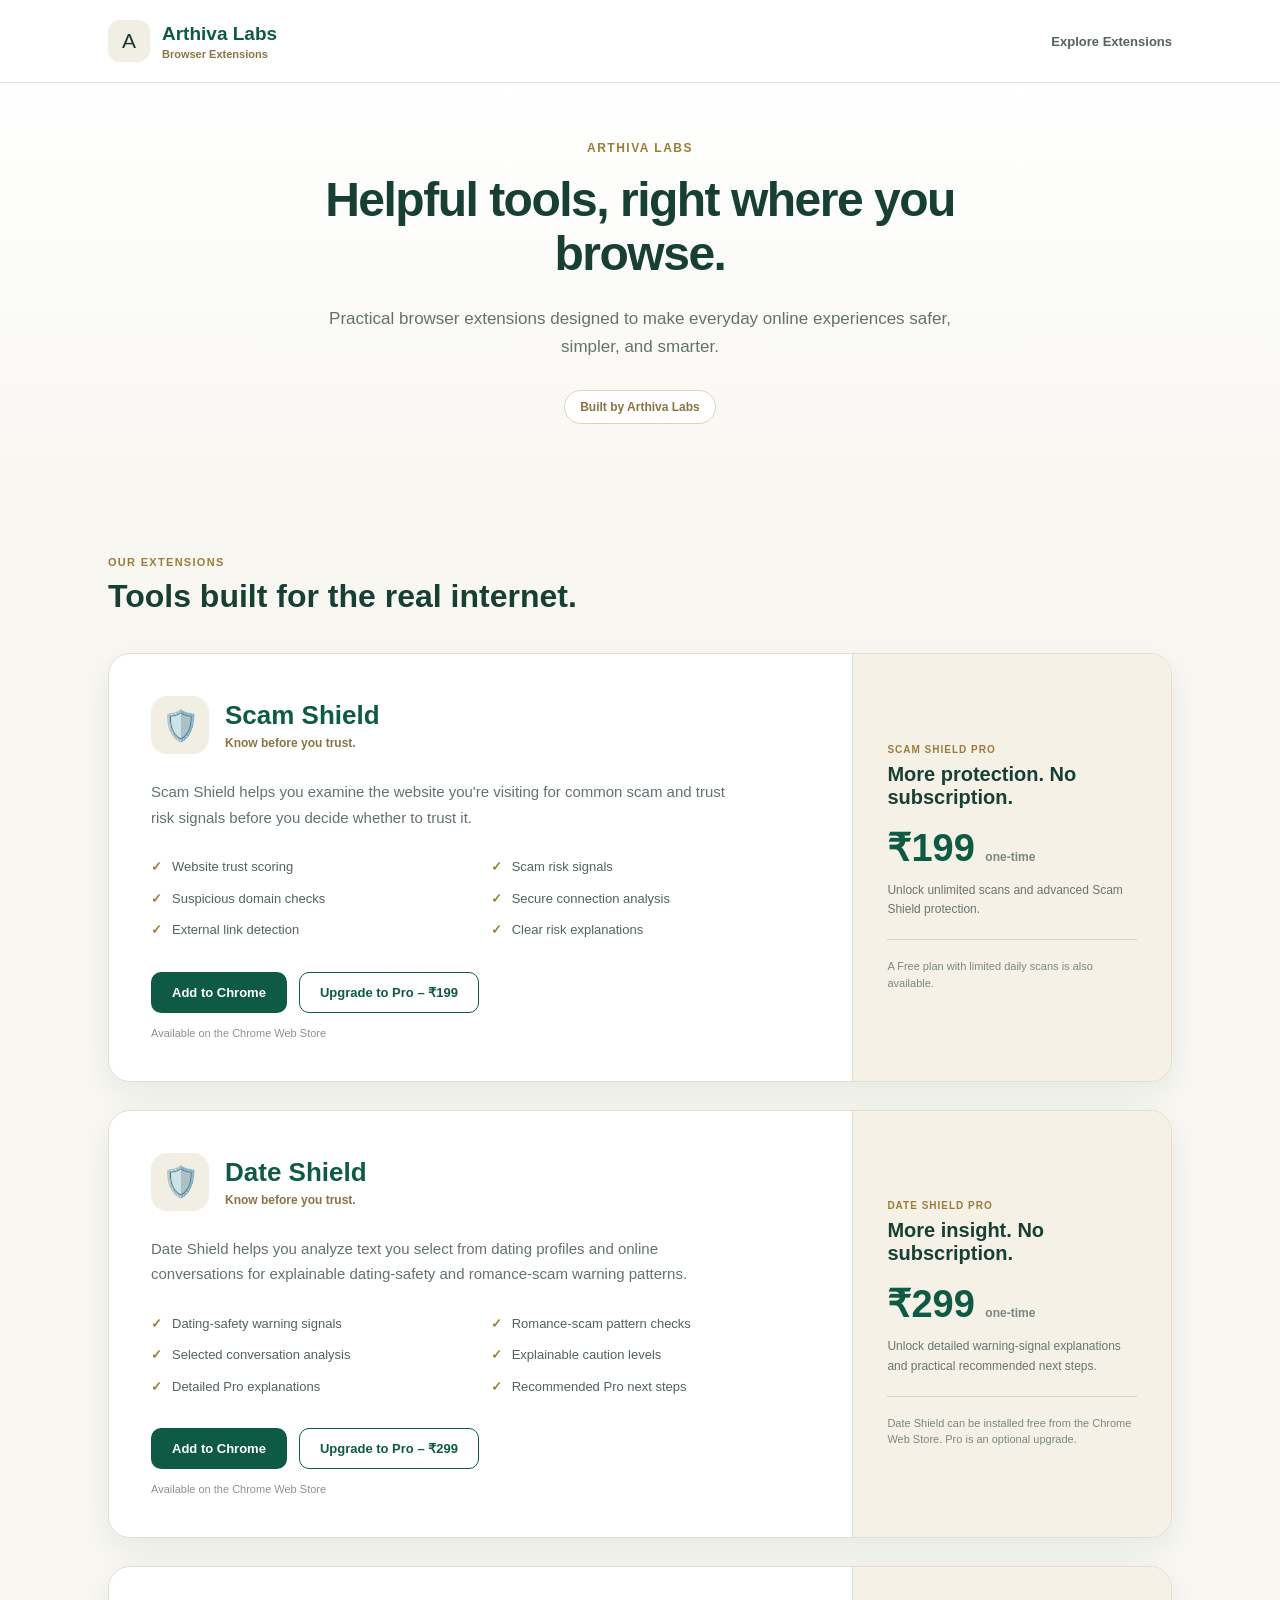
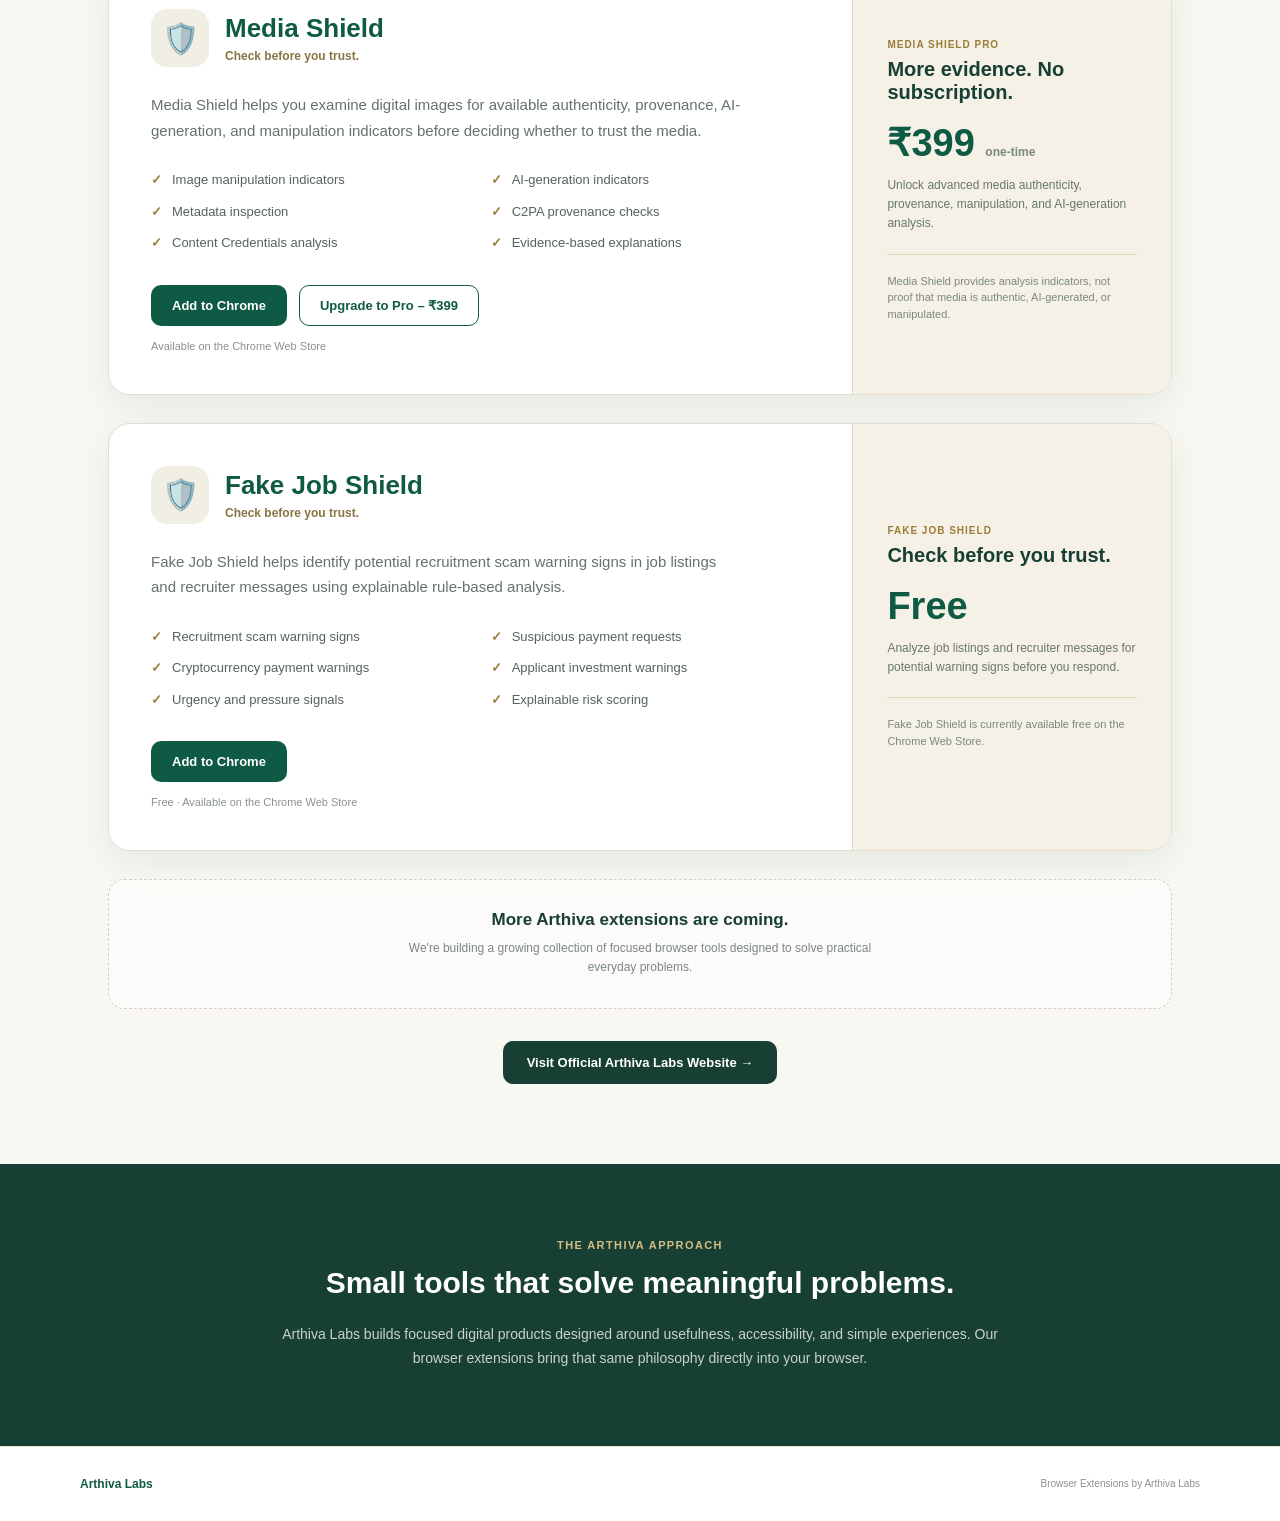
<file: website/index.html>
<!DOCTYPE html>
<html lang="en">

<head>
    <meta charset="UTF-8">

    <meta
        name="viewport"
        content="width=device-width, initial-scale=1.0"
    >

    <meta
        name="description"
        content="Explore browser extensions by Arthiva Labs — practical tools designed to make everyday online experiences safer, simpler, and smarter."
    >

    <title>Browser Extensions | Arthiva Labs</title>

    <style>

        * {
            box-sizing: border-box;
        }

        html {
            scroll-behavior: smooth;
        }

        body {
            margin: 0;
            font-family:
                -apple-system,
                BlinkMacSystemFont,
                "Segoe UI",
                Roboto,
                Arial,
                sans-serif;
            background: #f8f7f2;
            color: #183c32;
        }

        a {
            text-decoration: none;
        }


        /* --------------------------------
           HEADER
        -------------------------------- */

        .header {
            background: #ffffff;
            border-bottom: 1px solid #e7e2d5;
        }

        .nav {
            max-width: 1120px;
            margin: 0 auto;
            padding: 20px 28px;
            display: flex;
            align-items: center;
            justify-content: space-between;
            gap: 24px;
        }

        .brand {
            display: flex;
            align-items: center;
            gap: 12px;
        }

        .brand-mark {
            width: 42px;
            height: 42px;
            display: flex;
            align-items: center;
            justify-content: center;
            border-radius: 12px;
            background: #f1eee4;
            font-size: 21px;
        }

        .brand-text h1 {
            margin: 0;
            font-size: 19px;
            color: #0e5a44;
        }

        .brand-text p {
            margin: 3px 0 0;
            font-size: 11px;
            color: #8a7444;
            font-weight: 600;
        }

        .nav-link {
            color: #53635d;
            font-size: 13px;
            font-weight: 600;
        }

        .nav-link:hover {
            color: #0e5a44;
        }


        /* --------------------------------
           HERO
        -------------------------------- */

        .hero {
            padding: 58px 28px 52px;
            text-align: center;
            background:
                linear-gradient(
                    180deg,
                    #ffffff 0%,
                    #f8f7f2 100%
                );
        }

        .hero-inner {
            max-width: 800px;
            margin: 0 auto;
        }

        .eyebrow {
            margin: 0 0 18px;
            font-size: 12px;
            font-weight: 800;
            letter-spacing: 1.5px;
            color: #9b7d38;
            text-transform: uppercase;
        }

        .hero h2 {
            margin: 0;
            font-size: 48px;
            line-height: 1.12;
            letter-spacing: -1.5px;
            color: #173f34;
        }

        .hero-description {
            max-width: 650px;
            margin: 24px auto 0;
            font-size: 17px;
            line-height: 1.7;
            color: #64726c;
        }

        .hero-note {
            display: inline-block;
            margin-top: 28px;
            padding: 9px 15px;
            border: 1px solid #ded4b8;
            border-radius: 999px;
            background: #ffffff;
            color: #8a7444;
            font-size: 12px;
            font-weight: 700;
        }


        /* --------------------------------
           EXTENSIONS SECTION
        -------------------------------- */

        .extensions-section {
            max-width: 1120px;
            margin: 0 auto;
            padding: 80px 28px;
        }

        .section-heading {
            max-width: 650px;
            margin-bottom: 38px;
        }

        .section-heading p {
            margin: 0 0 10px;
            color: #9b7d38;
            font-size: 11px;
            font-weight: 800;
            letter-spacing: 1.3px;
            text-transform: uppercase;
        }

        .section-heading h2 {
            margin: 0;
            font-size: 32px;
            color: #173f34;
        }


        /* --------------------------------
           EXTENSION CARDS
        -------------------------------- */

        .extension-card {
            display: grid;
            grid-template-columns:
                minmax(0, 1.4fr)
                minmax(260px, 0.6fr);
            overflow: hidden;
            background: #ffffff;
            border: 1px solid #e3ded0;
            border-radius: 22px;
            box-shadow:
                0 12px 35px
                rgba(23, 63, 52, 0.07);
        }

        .extension-card + .extension-card {
            margin-top: 28px;
        }

        .extension-main {
            padding: 42px;
        }

        .extension-title-row {
            display: flex;
            align-items: center;
            gap: 16px;
        }

        .extension-icon {
            width: 58px;
            height: 58px;
            flex-shrink: 0;
            display: flex;
            align-items: center;
            justify-content: center;
            border-radius: 16px;
            background: #f1eee4;
            font-size: 30px;
        }

        .extension-title h3 {
            margin: 0;
            font-size: 26px;
            color: #0e5a44;
        }

        .extension-title p {
            margin: 5px 0 0;
            color: #8a7444;
            font-size: 12px;
            font-weight: 700;
        }

        .extension-description {
            max-width: 590px;
            margin: 25px 0 0;
            font-size: 15px;
            line-height: 1.7;
            color: #64726c;
        }

        .features {
            display: grid;
            grid-template-columns:
                repeat(2, minmax(0, 1fr));
            gap: 12px 20px;
            margin-top: 27px;
        }

        .feature {
            position: relative;
            padding-left: 21px;
            font-size: 13px;
            line-height: 1.5;
            color: #53635d;
        }

        .feature::before {
            content: "✓";
            position: absolute;
            left: 0;
            color: #9b7d38;
            font-weight: 800;
        }

        .card-actions {
            display: flex;
            flex-wrap: wrap;
            align-items: center;
            gap: 12px;
            margin-top: 32px;
        }

        .primary-button {
            display: inline-block;
            padding: 13px 21px;
            border-radius: 10px;
            background: #0e5a44;
            color: #ffffff;
            font-size: 13px;
            font-weight: 700;
        }

        .primary-button:hover {
            background: #0a4937;
        }

        .secondary-button {
            display: inline-block;
            padding: 12px 20px;
            border: 1px solid #0e5a44;
            border-radius: 10px;
            background: #ffffff;
            color: #0e5a44;
            font-size: 13px;
            font-weight: 700;
        }

        .secondary-button:hover {
            background: #f1eee4;
        }

        .coming-soon-button {
            display: inline-block;
            padding: 13px 21px;
            border: 1px solid #c9c1ad;
            border-radius: 10px;
            background: #f1eee4;
            color: #7b8782;
            font-size: 13px;
            font-weight: 700;
            cursor: default;
        }

        .status-text {
            width: 100%;
            margin-top: 2px;
            font-size: 11px;
            color: #8a928e;
        }


        /* --------------------------------
           PRICING SIDE
        -------------------------------- */

        .extension-price {
            padding: 42px 34px;
            display: flex;
            flex-direction: column;
            justify-content: center;
            background: #f5f1e6;
            border-left: 1px solid #e3dac2;
        }

        .price-label {
            margin: 0 0 8px;
            font-size: 10px;
            letter-spacing: 1px;
            font-weight: 800;
            color: #9b7d38;
        }

        .extension-price h4 {
            margin: 0;
            font-size: 20px;
            color: #173f34;
        }

        .price {
            margin-top: 20px;
            font-size: 38px;
            line-height: 1;
            font-weight: 800;
            color: #0e5a44;
        }

        .price span {
            font-size: 12px;
            font-weight: 600;
            color: #7b8782;
        }

        .price-description {
            margin: 14px 0 0;
            font-size: 12px;
            line-height: 1.6;
            color: #697670;
        }

        .free-note {
            margin: 20px 0 0;
            padding-top: 18px;
            border-top: 1px solid #ded4b8;
            font-size: 11px;
            line-height: 1.5;
            color: #7b8782;
        }


        /* --------------------------------
           OFFICIAL ARTHIVA WEBSITE
        -------------------------------- */

        .official-site {
            margin-top: 32px;
            text-align: center;
        }

        .official-site-button {
            display: inline-block;
            padding: 14px 24px;
            border-radius: 10px;
            background: #173f34;
            color: #ffffff;
            font-size: 13px;
            font-weight: 700;
        }

        .official-site-button:hover {
            background: #0e5a44;
        }


        /* --------------------------------
           COMING SOON
        -------------------------------- */

        .coming-soon {
            margin-top: 28px;
            padding: 30px;
            text-align: center;
            border: 1px dashed #d8d0bd;
            border-radius: 16px;
            background: rgba(255, 255, 255, 0.5);
        }

        .coming-soon h3 {
            margin: 0;
            font-size: 17px;
            color: #173f34;
        }

        .coming-soon p {
            max-width: 500px;
            margin: 9px auto 0;
            font-size: 12px;
            line-height: 1.6;
            color: #7b8782;
        }


        /* --------------------------------
           MISSION
        -------------------------------- */

        .mission {
            padding: 75px 28px;
            background: #173f34;
            text-align: center;
        }

        .mission-inner {
            max-width: 720px;
            margin: 0 auto;
        }

        .mission p:first-child {
            margin: 0 0 12px;
            color: #d4bd82;
            font-size: 11px;
            font-weight: 800;
            letter-spacing: 1.4px;
            text-transform: uppercase;
        }

        .mission h2 {
            margin: 0;
            font-size: 30px;
            line-height: 1.35;
            color: #ffffff;
        }

        .mission-description {
            margin: 20px auto 0;
            font-size: 14px;
            line-height: 1.7;
            color: #c9d2ce;
        }


        /* --------------------------------
           FOOTER
        -------------------------------- */

        .footer {
            padding: 30px 28px;
            background: #ffffff;
            border-top: 1px solid #e7e2d5;
        }

        .footer-inner {
            max-width: 1120px;
            margin: 0 auto;
            display: flex;
            justify-content: space-between;
            align-items: center;
            gap: 20px;
        }

        .footer-brand {
            font-size: 12px;
            color: #0e5a44;
            font-weight: 700;
        }

        .footer-text {
            font-size: 10px;
            color: #8a928e;
        }


        /* --------------------------------
           RESPONSIVE
        -------------------------------- */

        @media (max-width: 760px) {

            .hero {
                padding: 70px 22px 65px;
            }

            .hero h2 {
                font-size: 37px;
            }

            .hero-description {
                font-size: 15px;
            }

            .extensions-section {
                padding: 60px 20px;
            }

            .extension-card {
                grid-template-columns: 1fr;
            }

            .extension-main {
                padding: 30px 24px;
            }

            .extension-price {
                padding: 28px 24px;
                border-left: none;
                border-top: 1px solid #e3dac2;
            }

            .features {
                grid-template-columns: 1fr;
            }

            .footer-inner {
                flex-direction: column;
                text-align: center;
            }

        }

    </style>

</head>


<body>


    <!-- HEADER -->

    <header class="header">

        <nav class="nav">

            <div class="brand">

                <div class="brand-mark">
                    A
                </div>

                <div class="brand-text">

                    <h1>
                        Arthiva Labs
                    </h1>

                    <p>
                        Browser Extensions
                    </p>

                </div>

            </div>

            <a
                class="nav-link"
                href="#extensions"
            >
                Explore Extensions
            </a>

        </nav>

    </header>


    <!-- HERO -->

    <section class="hero">

        <div class="hero-inner">

            <p class="eyebrow">
                Arthiva Labs
            </p>

            <h2>
                Helpful tools,
                right where you browse.
            </h2>

            <p class="hero-description">
                Practical browser extensions designed
                to make everyday online experiences
                safer, simpler, and smarter.
            </p>

            <div class="hero-note">
                Built by Arthiva Labs
            </div>

        </div>

    </section>


    <!-- EXTENSIONS -->

    <main
        id="extensions"
        class="extensions-section"
    >

        <div class="section-heading">

            <p>
                Our Extensions
            </p>

            <h2>
                Tools built for the real internet.
            </h2>

        </div>


        <!-- SCAM SHIELD -->

        <article class="extension-card">

            <div class="extension-main">

                <div class="extension-title-row">

                    <div class="extension-icon">
                        🛡️
                    </div>

                    <div class="extension-title">

                        <h3>
                            Scam Shield
                        </h3>

                        <p>
                            Know before you trust.
                        </p>

                    </div>

                </div>

                <p class="extension-description">
                    Scam Shield helps you examine the
                    website you're visiting for common
                    scam and trust risk signals before
                    you decide whether to trust it.
                </p>

                <div class="features">

                    <div class="feature">
                        Website trust scoring
                    </div>

                    <div class="feature">
                        Scam risk signals
                    </div>

                    <div class="feature">
                        Suspicious domain checks
                    </div>

                    <div class="feature">
                        Secure connection analysis
                    </div>

                    <div class="feature">
                        External link detection
                    </div>

                    <div class="feature">
                        Clear risk explanations
                    </div>

                </div>

                <div class="card-actions">

                    <a
                        class="primary-button"
                        href="https://chromewebstore.google.com/detail/imajdnpjldkfbjhaklnmmonlaiiaofih"
                        target="_blank"
                        rel="noopener noreferrer"
                    >
                        Add to Chrome
                    </a>

                    <a
                        class="secondary-button"
                        href="/checkout.html"
                    >
                        Upgrade to Pro – ₹199
                    </a>

                    <span class="status-text">
                        Available on the Chrome Web Store
                    </span>

                </div>

            </div>

            <aside class="extension-price">

                <p class="price-label">
                    SCAM SHIELD PRO
                </p>

                <h4>
                    More protection.
                    No subscription.
                </h4>

                <div class="price">
                    ₹199
                    <span>
                        one-time
                    </span>
                </div>

                <p class="price-description">
                    Unlock unlimited scans and
                    advanced Scam Shield protection.
                </p>

                <p class="free-note">
                    A Free plan with limited daily
                    scans is also available.
                </p>

            </aside>

        </article>


        <!-- DATE SHIELD -->

        <article class="extension-card">

            <div class="extension-main">

                <div class="extension-title-row">

                    <div class="extension-icon">
                        🛡️
                    </div>

                    <div class="extension-title">

                        <h3>
                            Date Shield
                        </h3>

                        <p>
                            Know before you trust.
                        </p>

                    </div>

                </div>

                <p class="extension-description">
                    Date Shield helps you analyze text you select
                    from dating profiles and online conversations
                    for explainable dating-safety and romance-scam
                    warning patterns.
                </p>

                <div class="features">

                    <div class="feature">
                        Dating-safety warning signals
                    </div>

                    <div class="feature">
                        Romance-scam pattern checks
                    </div>

                    <div class="feature">
                        Selected conversation analysis
                    </div>

                    <div class="feature">
                        Explainable caution levels
                    </div>

                    <div class="feature">
                        Detailed Pro explanations
                    </div>

                    <div class="feature">
                        Recommended Pro next steps
                    </div>

                </div>

                <div class="card-actions">

                    <a
                        class="primary-button"
                        href="https://chromewebstore.google.com/detail/date-shield/mefphadkmpldkgepibpcnloifpikkbkk"
                        target="_blank"
                        rel="noopener noreferrer"
                    >
                        Add to Chrome
                    </a>

                    <a
                        class="secondary-button"
                        href="/date-shield-checkout.html"
                    >
                        Upgrade to Pro – ₹299
                    </a>

                    <span class="status-text">
                        Available on the Chrome Web Store
                    </span>

                </div>

            </div>

            <aside class="extension-price">

                <p class="price-label">
                    DATE SHIELD PRO
                </p>

                <h4>
                    More insight.
                    No subscription.
                </h4>

                <div class="price">
                    ₹299
                    <span>
                        one-time
                    </span>
                </div>

                <p class="price-description">
                    Unlock detailed warning-signal explanations
                    and practical recommended next steps.
                </p>

                <p class="free-note">
                    Date Shield can be installed free from
                    the Chrome Web Store. Pro is an optional upgrade.
                </p>

            </aside>

        </article>


        <!-- MEDIA SHIELD -->

        <article class="extension-card">

            <div class="extension-main">

                <div class="extension-title-row">

                    <div class="extension-icon">
                        🛡️
                    </div>

                    <div class="extension-title">

                        <h3>
                            Media Shield
                        </h3>

                        <p>
                            Check before you trust.
                        </p>

                    </div>

                </div>

                <p class="extension-description">
                    Media Shield helps you examine digital images
                    for available authenticity, provenance,
                    AI-generation, and manipulation indicators
                    before deciding whether to trust the media.
                </p>

                <div class="features">

                    <div class="feature">
                        Image manipulation indicators
                    </div>

                    <div class="feature">
                        AI-generation indicators
                    </div>

                    <div class="feature">
                        Metadata inspection
                    </div>

                    <div class="feature">
                        C2PA provenance checks
                    </div>

                    <div class="feature">
                        Content Credentials analysis
                    </div>

                    <div class="feature">
                        Evidence-based explanations
                    </div>

                </div>

                <div class="card-actions">

                    <a
                        class="primary-button"
                        href="https://chromewebstore.google.com/detail/media-shield/elngcjpmhkdekfajldmafjpeibdafcam?authuser=0&hl=en"
                        target="_blank"
                        rel="noopener noreferrer"
                    >
                        Add to Chrome
                    </a>

                    <a
                        class="secondary-button"
                        href="https://scam-shield-2sn.pages.dev/media-shield-checkout.html"
                    >
                        Upgrade to Pro – ₹399
                    </a>

                    <span class="status-text">
                        Available on the Chrome Web Store
                    </span>

                </div>

            </div>

            <aside class="extension-price">

                <p class="price-label">
                    MEDIA SHIELD PRO
                </p>

                <h4>
                    More evidence.
                    No subscription.
                </h4>

                <div class="price">
                    ₹399
                    <span>
                        one-time
                    </span>
                </div>

                <p class="price-description">
                    Unlock advanced media authenticity,
                    provenance, manipulation, and
                    AI-generation analysis.
                </p>

                <p class="free-note">
                    Media Shield provides analysis indicators,
                    not proof that media is authentic,
                    AI-generated, or manipulated.
                </p>

            </aside>

        </article>


        <!-- FAKE JOB SHIELD -->

        <article class="extension-card">

            <div class="extension-main">

                <div class="extension-title-row">

                    <div class="extension-icon">
                        🛡️
                    </div>

                    <div class="extension-title">

                        <h3>
                            Fake Job Shield
                        </h3>

                        <p>
                            Check before you trust.
                        </p>

                    </div>

                </div>

                <p class="extension-description">
                    Fake Job Shield helps identify potential recruitment
                    scam warning signs in job listings and recruiter
                    messages using explainable rule-based analysis.
                </p>

                <div class="features">

                    <div class="feature">
                        Recruitment scam warning signs
                    </div>

                    <div class="feature">
                        Suspicious payment requests
                    </div>

                    <div class="feature">
                        Cryptocurrency payment warnings
                    </div>

                    <div class="feature">
                        Applicant investment warnings
                    </div>

                    <div class="feature">
                        Urgency and pressure signals
                    </div>

                    <div class="feature">
                        Explainable risk scoring
                    </div>

                </div>

                <div class="card-actions">

                    <a
                        class="primary-button"
                        href="https://chromewebstore.google.com/detail/fake-job-shield/ciamgdhnfekmbhleelelcdncfannhkjd"
                        target="_blank"
                        rel="noopener noreferrer"
                    >
                        Add to Chrome
                    </a>

                    <span class="status-text">
                        Free · Available on the Chrome Web Store
                    </span>

                </div>

            </div>

            <aside class="extension-price">

                <p class="price-label">
                    FAKE JOB SHIELD
                </p>

                <h4>
                    Check before you trust.
                </h4>

                <div class="price">
                    Free
                </div>

                <p class="price-description">
                    Analyze job listings and recruiter messages for
                    potential warning signs before you respond.
                </p>

                <p class="free-note">
                    Fake Job Shield is currently available free on the
                    Chrome Web Store.
                </p>

            </aside>

        </article>


        <!-- FUTURE EXTENSIONS -->

        <div class="coming-soon">

            <h3>
                More Arthiva extensions are coming.
            </h3>

            <p>
                We're building a growing collection
                of focused browser tools designed to
                solve practical everyday problems.
            </p>

        </div>


        <div class="official-site">

            <a
                class="official-site-button"
                href="https://www.arthiva-labs.com/"
                target="_blank"
                rel="noopener noreferrer"
            >
                Visit Official Arthiva Labs Website →
            </a>

        </div>

    </main>


    <!-- MISSION -->

    <section class="mission">

        <div class="mission-inner">

            <p>
                The Arthiva Approach
            </p>

            <h2>
                Small tools that solve
                meaningful problems.
            </h2>

            <p class="mission-description">
                Arthiva Labs builds focused digital
                products designed around usefulness,
                accessibility, and simple experiences.
                Our browser extensions bring that same
                philosophy directly into your browser.
            </p>

        </div>

    </section>


    <!-- FOOTER -->

    <footer class="footer">

        <div class="footer-inner">

            <div class="footer-brand">
                Arthiva Labs
            </div>

            <div class="footer-text">
                Browser Extensions by Arthiva Labs
            </div>

        </div>

    </footer>


</body>

</html>
</file>
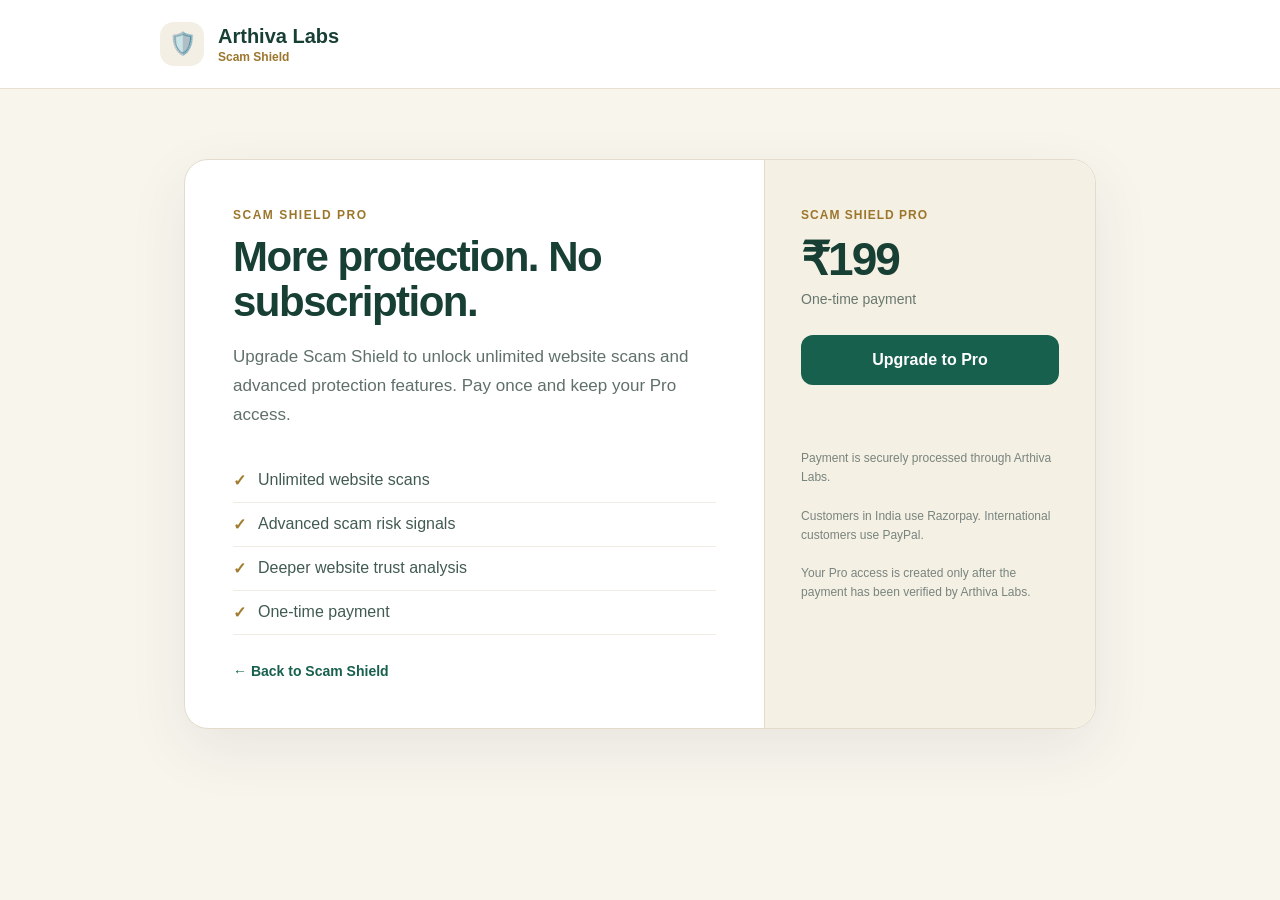
<file: website/checkout.html>
<!DOCTYPE html>
<html lang="en">
<head>
    <meta charset="UTF-8">

    <meta
        name="viewport"
        content="width=device-width, initial-scale=1.0"
    >

    <title>
        Upgrade to Scam Shield Pro | Arthiva Labs
    </title>

    <meta
        name="description"
        content="Upgrade to Scam Shield Pro for unlimited website scans and advanced scam protection."
    >

    <script
        src="https://checkout.razorpay.com/v1/checkout.js"
    ></script>

    <style>

        * {
            box-sizing: border-box;
        }

        body {
            margin: 0;
            min-height: 100vh;

            font-family:
                Inter,
                -apple-system,
                BlinkMacSystemFont,
                "Segoe UI",
                sans-serif;

            background: #f8f5ed;
            color: #173f34;
        }

        /* --------------------------------
           HEADER
        -------------------------------- */

        .topbar {
            width: 100%;
            padding: 22px 30px;
            border-bottom: 1px solid #e6dfcf;
            background: #ffffff;
        }

        .brand {
            max-width: 960px;
            margin: 0 auto;

            display: flex;
            align-items: center;
            gap: 14px;
        }

        .brand-icon {
            width: 44px;
            height: 44px;

            border-radius: 14px;
            background: #f3efe4;

            display: flex;
            align-items: center;
            justify-content: center;

            font-size: 22px;
        }

        .brand-title {
            margin: 0;

            font-size: 20px;
            font-weight: 700;
        }

        .brand-subtitle {
            margin-top: 2px;

            color: #9b762c;

            font-size: 12px;
            font-weight: 600;
        }

        /* --------------------------------
           MAIN
        -------------------------------- */

        main {
            max-width: 960px;
            margin: 0 auto;
            padding: 70px 24px;
        }

        .checkout-card {
            overflow: hidden;

            background: #ffffff;

            border: 1px solid #e4dccb;
            border-radius: 24px;

            box-shadow:
                0 20px 60px
                rgba(31, 55, 45, 0.08);
        }

        .checkout-grid {
            display: grid;

            grid-template-columns:
                minmax(0, 1.4fr)
                minmax(280px, 0.8fr);
        }

        /* --------------------------------
           PRODUCT
        -------------------------------- */

        .product-section {
            padding: 48px;
        }

        .eyebrow {
            margin: 0 0 12px;

            color: #9b762c;

            font-size: 12px;
            font-weight: 700;

            letter-spacing: 1.5px;
            text-transform: uppercase;
        }

        h1 {
            margin: 0 0 18px;

            font-size: 42px;
            line-height: 1.08;

            letter-spacing: -1.5px;
        }

        .description {
            margin: 0 0 30px;

            color: #607069;

            font-size: 17px;
            line-height: 1.7;
        }

        .features {
            padding: 0;
            margin: 0;

            list-style: none;
        }

        .features li {
            padding: 12px 0;

            display: flex;
            gap: 12px;
            align-items: flex-start;

            color: #425b52;

            border-bottom: 1px solid #f0ece3;
        }

        .check {
            color: #a17b2e;
            font-weight: 700;
        }

        /* --------------------------------
           PAYMENT
        -------------------------------- */

        .payment-section {
            padding: 48px 36px;

            background: #f5f0e4;

            border-left: 1px solid #e4dccb;
        }

        .price-label {
            color: #9b762c;

            font-size: 12px;
            font-weight: 700;

            letter-spacing: 1px;

            text-transform: uppercase;
        }

        .price {
            margin: 10px 0 5px;

            font-size: 46px;
            font-weight: 800;

            letter-spacing: -2px;
        }

        .price-note {
            margin-bottom: 28px;

            color: #68776f;

            font-size: 14px;
        }

        /* --------------------------------
           BUTTONS
        -------------------------------- */

        .pay-button {
            width: 100%;

            border: none;
            border-radius: 12px;

            padding: 16px 20px;

            background: #17604d;
            color: #ffffff;

            font-size: 16px;
            font-weight: 700;

            cursor: pointer;
        }

        .pay-button:hover {
            background: #124c3d;
        }

        .pay-button:disabled {
            opacity: 0.6;
            cursor: default;
        }

        .activation-button {
            display: none;

            width: 100%;
            margin-top: 12px;

            border: 1px solid #17604d;
            border-radius: 12px;

            padding: 14px 18px;

            background: #ffffff;
            color: #17604d;

            font-size: 14px;
            font-weight: 700;

            cursor: pointer;
        }

        .activation-button.visible {
            display: block;
        }

        /* --------------------------------
           REPEAT PURCHASE
        -------------------------------- */

        .repeat-purchase-note {
            display: none;

            margin: 16px 0 0;

            color: #607069;

            font-size: 12px;
            line-height: 1.6;
        }

        .repeat-purchase-note.visible {
            display: block;
        }

        /* --------------------------------
           POST-PURCHASE ACTIVATION
        -------------------------------- */

        .activation-guide {
            display: none;

            margin-top: 20px;
            padding: 20px;

            background: #ffffff;

            border:
                1px solid #ded4bc;

            border-radius: 14px;
        }

        .activation-guide.visible {
            display: block;
        }

        .activation-guide-title {
            margin: 0 0 8px;

            color: #173f34;

            font-size: 16px;
            font-weight: 700;
        }

        .activation-guide-text {
            margin: 0 0 14px;

            color: #607069;

            font-size: 13px;
            line-height: 1.6;
        }

        .activation-steps {
            margin: 0 0 18px;
            padding-left: 20px;

            color: #425b52;

            font-size: 13px;
            line-height: 1.7;
        }

        .activation-steps li {
            margin-bottom: 6px;
        }

        .chrome-store-button {
            display: block;

            width: 100%;

            padding: 14px 16px;

            border-radius: 12px;

            background: #17604d;
            color: #ffffff;

            font-size: 14px;
            font-weight: 700;

            text-align: center;
            text-decoration: none;
        }

        .chrome-store-button:hover {
            background: #124c3d;
        }

        .activation-reminder {
            margin: 14px 0 0;

            color: #8a6400;

            font-size: 12px;
            line-height: 1.6;
        }

        /* --------------------------------
           STATUS MESSAGE
        -------------------------------- */

        .payment-message {
            min-height: 24px;
            margin-top: 16px;

            color: #596a62;

            font-size: 13px;
            line-height: 1.5;
        }

        .payment-message.success {
            color: #17604d;
            font-weight: 600;
        }

        .payment-message.error {
            color: #a42a2a;
        }

        .payment-message.warning {
            color: #8a6400;
        }

        /* --------------------------------
           NOTES
        -------------------------------- */

        .secure-note {
            margin-top: 24px;

            color: #78847e;

            font-size: 12px;
            line-height: 1.6;
        }

        .back-link {
            display: inline-block;

            margin-top: 28px;

            color: #17604d;

            font-size: 14px;
            font-weight: 600;

            text-decoration: none;
        }

        /* --------------------------------
           RESPONSIVE
        -------------------------------- */

        @media (max-width: 760px) {

            main {
                padding: 30px 16px;
            }

            .checkout-grid {
                grid-template-columns: 1fr;
            }

            .product-section,
            .payment-section {
                padding: 32px 24px;
            }

            .payment-section {
                border-left: none;
                border-top: 1px solid #e4dccb;
            }

            h1 {
                font-size: 34px;
            }

        }

    </style>
</head>

<body>

    <!-- HEADER -->

    <header class="topbar">

        <div class="brand">

            <div class="brand-icon">
                🛡️
            </div>

            <div>

                <p class="brand-title">
                    Arthiva Labs
                </p>

                <div class="brand-subtitle">
                    Scam Shield
                </div>

            </div>

        </div>

    </header>

    <!-- CHECKOUT -->

    <main>

        <div class="checkout-card">

            <div class="checkout-grid">

                <!-- PRODUCT INFORMATION -->

                <section class="product-section">

                    <p class="eyebrow">
                        Scam Shield Pro
                    </p>

                    <h1>
                        More protection.
                        No subscription.
                    </h1>

                    <p class="description">

                        Upgrade Scam Shield to unlock
                        unlimited website scans and
                        advanced protection features.

                        Pay once and keep your
                        Pro access.

                    </p>

                    <ul class="features">

                        <li>
                            <span class="check">✓</span>
                            Unlimited website scans
                        </li>

                        <li>
                            <span class="check">✓</span>
                            Advanced scam risk signals
                        </li>

                        <li>
                            <span class="check">✓</span>
                            Deeper website trust analysis
                        </li>

                        <li>
                            <span class="check">✓</span>
                            One-time payment
                        </li>

                    </ul>

                    <a
                        class="back-link"
                        href="./"
                    >
                        ← Back to Scam Shield
                    </a>

                </section>

                <!-- PAYMENT -->

                <section class="payment-section">

                    <div class="price-label">
                        Scam Shield Pro
                    </div>

                    <div
                        class="price"
                        id="priceDisplay"
                    >
                        ₹199
                    </div>

                    <div
                        class="price-note"
                        id="priceNote"
                    >
                        One-time payment
                    </div>

                    <button
                        class="pay-button"
                        id="payButton"
                        type="button"
                    >
                        Upgrade to Pro
                    </button>

                    <button
                        class="activation-button"
                        id="activationButton"
                        type="button"
                    >
                        Copy Activation Code
                    </button>

                    <p
                        class="repeat-purchase-note"
                        id="repeatPurchaseNote"
                    >
                        Need another activation code for another installation?
                        You can purchase another Scam Shield Pro licence.
                        Each new verified purchase creates a new activation code.
                    </p>

                    <div
                        class="payment-message"
                        id="paymentMessage"
                    ></div>

                    <!-- POST-PURCHASE INSTRUCTIONS -->

                    <div
                        class="activation-guide"
                        id="activationGuide"
                    >

                        <p class="activation-guide-title">
                            How to activate Scam Shield Pro
                        </p>

                        <p class="activation-guide-text">
                            Your purchase is complete. Follow these steps to activate Pro inside the Scam Shield Chrome extension.
                        </p>

                        <ol class="activation-steps">

                            <li>
                                Click <strong>Copy Activation Code</strong> above.
                            </li>

                            <li>
                                Install Scam Shield from the Chrome Web Store if you have not installed it yet.
                            </li>

                            <li>
                                Open the Scam Shield extension in Chrome.
                            </li>

                            <li>
                                Find the <strong>Already purchased?</strong> section.
                            </li>

                            <li>
                                Paste your activation code.
                            </li>

                            <li>
                                Click <strong>Activate Pro</strong>.
                            </li>

                        </ol>

                        <a
                            class="chrome-store-button"
                            href="https://chromewebstore.google.com/detail/imajdnpjldkfbjhaklnmmonlaiiaofih"
                            target="_blank"
                            rel="noopener noreferrer"
                        >
                            Open Scam Shield on Chrome Web Store →
                        </a>

                        <p class="activation-reminder">
                            Keep this page open until you have copied your activation code and activated Pro in the extension.
                        </p>

                    </div>

                    <div class="secure-note">

                        Payment is securely processed
                        through Arthiva Labs.

                        <br><br>

                        Customers in India use Razorpay.
                        International customers use PayPal.

                        <br><br>

                        Your Pro access is created only
                        after the payment has been
                        verified by Arthiva Labs.

                    </div>

                </section>

            </div>

        </div>

    </main>

    <script>

        /*
        ============================================================
        CONFIGURATION
        ============================================================
        */

        const ARTHIVA_API_BASE =
            "https://arthiva-labs.pages.dev";

        const PRODUCT =
            "scam-shield";

        const OFFER =
            "pro";

        const STORAGE_KEYS = {

            proToken:
                "scamShieldProAccessToken",

            proActive:
                "scamShieldPro",

            pendingPayPalOrder:
                "scamShieldPendingPayPalOrderId",

            pendingProvider:
                "scamShieldPendingPaymentProvider"

        };

        /*
        ============================================================
        ELEMENTS
        ============================================================
        */

        const payButton =
            document.getElementById(
                "payButton"
            );

        const activationButton =
            document.getElementById(
                "activationButton"
            );

        const activationGuide =
            document.getElementById(
                "activationGuide"
            );

        const repeatPurchaseNote =
            document.getElementById(
                "repeatPurchaseNote"
            );

        const paymentMessage =
            document.getElementById(
                "paymentMessage"
            );

        const priceDisplay =
            document.getElementById(
                "priceDisplay"
            );

        const priceNote =
            document.getElementById(
                "priceNote"
            );

        /*
        ============================================================
        UI HELPERS
        ============================================================
        */

        function showMessage(
            message,
            type = ""
        ) {

            paymentMessage.textContent =
                message;

            paymentMessage
                .classList
                .remove(
                    "success",
                    "error",
                    "warning"
                );

            if (type) {

                paymentMessage
                    .classList
                    .add(
                        type
                    );

            }

        }

        function hasExistingPurchase() {

            const existingToken =
                localStorage.getItem(
                    STORAGE_KEYS.proToken
                );

            const existingProStatus =
                localStorage.getItem(
                    STORAGE_KEYS.proActive
                );

            return Boolean(
                existingToken &&
                existingProStatus === "true"
            );

        }

        function resetPaymentButton() {

            payButton.disabled =
                false;

            if (
                hasExistingPurchase()
            ) {

                payButton.textContent =
                    "Buy Another Licence";

            } else {

                payButton.textContent =
                    "Upgrade to Pro";

            }

        }

        function showActivatedState() {

            payButton.disabled =
                false;

            payButton.textContent =
                "Buy Another Licence";

            activationButton
                .classList
                .add(
                    "visible"
                );

            activationGuide
                .classList
                .add(
                    "visible"
                );

            repeatPurchaseNote
                .classList
                .add(
                    "visible"
                );

            showMessage(
                "Payment verified. Copy your activation code to activate Scam Shield Pro. If you need another licence, you can purchase another below.",
                "success"
            );

        }

        /*
        ============================================================
        PRICE DISPLAY
        ============================================================
        */

        function updatePriceDisplay(
            paymentData
        ) {

            if (
                !paymentData ||
                !paymentData.currency
            ) {

                return;

            }

            const currency =
                String(
                    paymentData.currency
                ).toUpperCase();

            const amount =
                Number(
                    paymentData.amount
                ) / 100;

            if (
                currency === "INR"
            ) {

                priceDisplay.textContent =
                    "₹" +
                    amount.toFixed(0);

                priceNote.textContent =
                    "One-time payment · Razorpay";

                return;

            }

            if (
                currency === "USD"
            ) {

                priceDisplay.textContent =
                    "$" +
                    amount.toFixed(2);

                priceNote.textContent =
                    "One-time payment · PayPal";

                return;

            }

            priceDisplay.textContent =
                currency +
                " " +
                amount.toFixed(2);

        }

        /*
        ============================================================
        SAVE VERIFIED PRO ACCESS
        ============================================================
        */

        function saveProAccess(
            proAccessToken
        ) {

            if (!proAccessToken) {

                throw new Error(
                    "Scam Shield Pro access token was not returned."
                );

            }

            /*
                The checkout stores the most recently
                purchased activation code.

                A repeat purchase therefore replaces
                the checkout page's previous code with
                the newly purchased code.

                It does NOT revoke or alter the old
                entitlement in Arthiva's database.
            */

            localStorage.setItem(
                STORAGE_KEYS.proToken,
                proAccessToken
            );

            localStorage.setItem(
                STORAGE_KEYS.proActive,
                "true"
            );

            localStorage.removeItem(
                STORAGE_KEYS
                    .pendingPayPalOrder
            );

            localStorage.removeItem(
                STORAGE_KEYS
                    .pendingProvider
            );

            activationButton.textContent =
                "Copy Activation Code";

            showActivatedState();

        }

        /*
        ============================================================
        VERIFY RAZORPAY PAYMENT
        ============================================================
        */

        async function verifyRazorpayPayment(
            paymentResponse
        ) {

            showMessage(
                "Payment received. Verifying your Scam Shield Pro purchase..."
            );

            const response =
                await fetch(
                    ARTHIVA_API_BASE +
                    "/api/verify-payment",

                    {

                        method:
                            "POST",

                        headers: {

                            "Content-Type":
                                "application/json"

                        },

                        body:
                            JSON.stringify({

                                product:
                                    PRODUCT,

                                offer:
                                    OFFER,

                                paymentProvider:
                                    "razorpay",

                                razorpay_order_id:
                                    paymentResponse
                                        .razorpay_order_id,

                                razorpay_payment_id:
                                    paymentResponse
                                        .razorpay_payment_id,

                                razorpay_signature:
                                    paymentResponse
                                        .razorpay_signature

                            })

                    }
                );

            const data =
                await response.json();

            if (
                !response.ok ||
                !data.success ||
                !data.verified
            ) {

                throw new Error(
                    data.error ||
                    "Razorpay payment verification failed."
                );

            }

            saveProAccess(
                data.proAccessToken
            );

        }

        /*
        ============================================================
        OPEN RAZORPAY CHECKOUT
        ============================================================
        */

        function openRazorpayCheckout(
            paymentData
        ) {

            if (
                typeof Razorpay ===
                    "undefined"
            ) {

                throw new Error(
                    "Razorpay Checkout could not be loaded."
                );

            }

            if (
                !paymentData
                    .razorpayKeyId ||

                !paymentData
                    .orderId
            ) {

                throw new Error(
                    "Razorpay payment information is incomplete."
                );

            }

            const options = {

                key:
                    paymentData
                        .razorpayKeyId,

                amount:
                    paymentData
                        .amount,

                currency:
                    paymentData
                        .currency,

                name:
                    "Arthiva Labs",

                description:
                    "Scam Shield Pro",

                order_id:
                    paymentData
                        .orderId,

                handler:
                    async function (
                        response
                    ) {

                        try {

                            await verifyRazorpayPayment(
                                response
                            );

                        } catch (
                            error
                        ) {

                            console.error(
                                "Scam Shield Razorpay verification error",
                                error
                            );

                            showMessage(
                                error.message ||
                                "Your payment may have completed, but Pro activation could not be verified yet. Please try activation again or contact Arthiva Labs support.",
                                "error"
                            );

                            resetPaymentButton();

                        }

                    },

                modal: {

                    ondismiss:
                        function () {

                            showMessage(
                                "Payment was not completed.",
                                "warning"
                            );

                            resetPaymentButton();

                        }

                },

                theme: {

                    color:
                        "#17604d"

                }

            };

            const checkout =
                new Razorpay(
                    options
                );

            checkout.on(

                "payment.failed",

                function (
                    response
                ) {

                    console.error(
                        "Razorpay payment failed",
                        response.error
                    );

                    showMessage(
                        response.error
                            ?.description ||
                        "Payment could not be completed. Please try again.",
                        "error"
                    );

                    resetPaymentButton();

                }

            );

            checkout.open();

        }

        /*
        ============================================================
        VERIFY PAYPAL PAYMENT
        ============================================================
        */

        async function verifyPayPalPayment(
            orderId
        ) {

            if (!orderId) {

                throw new Error(
                    "PayPal order information is missing."
                );

            }

            showMessage(
                "PayPal approved your payment. Verifying and activating Scam Shield Pro..."
            );

            payButton.disabled =
                true;

            payButton.textContent =
                "Verifying payment...";

            const response =
                await fetch(
                    ARTHIVA_API_BASE +
                    "/api/verify-payment",

                    {

                        method:
                            "POST",

                        headers: {

                            "Content-Type":
                                "application/json"

                        },

                        body:
                            JSON.stringify({

                                product:
                                    PRODUCT,

                                offer:
                                    OFFER,

                                paymentProvider:
                                    "paypal",

                                paypal_order_id:
                                    orderId

                            })

                    }
                );

            const data =
                await response.json();

            if (
                !response.ok ||
                !data.success ||
                !data.verified
            ) {

                throw new Error(
                    data.error ||
                    "PayPal payment verification failed."
                );

            }

            saveProAccess(
                data.proAccessToken
            );

        }

        /*
        ============================================================
        HANDLE PAYPAL RETURN
        ============================================================
        */

        async function handlePayPalReturn() {

            const params =
                new URLSearchParams(
                    window.location.search
                );

            const paypalCancelled =
                params.get(
                    "paypal"
                ) ===
                "cancelled";

            if (paypalCancelled) {

                localStorage.removeItem(
                    STORAGE_KEYS
                        .pendingPayPalOrder
                );

                localStorage.removeItem(
                    STORAGE_KEYS
                        .pendingProvider
                );

                showMessage(
                    "PayPal payment was cancelled. You have not been charged by this checkout flow.",
                    "warning"
                );

                resetPaymentButton();

                window.history.replaceState(
                    {},
                    document.title,
                    window.location.pathname
                );

                return;

            }

            const returnedOrderId =
                params.get(
                    "token"
                );

            const storedOrderId =
                localStorage.getItem(
                    STORAGE_KEYS
                        .pendingPayPalOrder
                );

            const pendingProvider =
                localStorage.getItem(
                    STORAGE_KEYS
                        .pendingProvider
                );

            /*
                A PayPal order is processed only when
                PayPal actually returned an order token,
                or when this checkout explicitly has a
                pending PayPal transaction.
            */

            if (
                !returnedOrderId &&
                pendingProvider !== "paypal"
            ) {

                return;

            }

            const orderId =
                returnedOrderId ||
                storedOrderId;

            if (!orderId) {

                return;

            }

            try {

                await verifyPayPalPayment(
                    orderId
                );

                window.history.replaceState(
                    {},
                    document.title,
                    window.location.pathname
                );

            } catch (
                error
            ) {

                console.error(
                    "Scam Shield PayPal verification error",
                    error
                );

                showMessage(
                    error.message ||
                    "Your PayPal payment may have completed, but Pro activation could not be verified yet. Please refresh this page to retry verification.",
                    "error"
                );

                resetPaymentButton();

            }

        }

        /*
        ============================================================
        CREATE PAYMENT
        ============================================================
        */

        async function preparePayment() {

            payButton.disabled =
                true;

            payButton.textContent =
                "Preparing secure payment...";

            showMessage(
                "Connecting to the secure Arthiva Labs payment system..."
            );

            /*
                Clear stale pending payment state before
                deliberately creating a brand-new order.
            */

            localStorage.removeItem(
                STORAGE_KEYS
                    .pendingPayPalOrder
            );

            localStorage.removeItem(
                STORAGE_KEYS
                    .pendingProvider
            );

            try {

                const response =
                    await fetch(
                        ARTHIVA_API_BASE +
                        "/api/create-payment",

                        {

                            method:
                                "POST",

                            headers: {

                                "Content-Type":
                                    "application/json"

                            },

                            body:
                                JSON.stringify({

                                    product:
                                        PRODUCT,

                                    offer:
                                        OFFER

                                })

                        }
                    );

                const data =
                    await response.json();

                if (
                    !response.ok ||
                    !data.success
                ) {

                    throw new Error(
                        data.error ||
                        "Unable to prepare payment."
                    );

                }

                updatePriceDisplay(
                    data
                );

                /*
                ----------------------------------------------------
                PAYPAL
                ----------------------------------------------------
                */

                if (
                    data.paymentProvider ===
                        "paypal"
                ) {

                    if (
                        !data.approveUrl ||
                        !data.orderId
                    ) {

                        throw new Error(
                            "PayPal checkout information was not received."
                        );

                    }

                    localStorage.setItem(
                        STORAGE_KEYS
                            .pendingPayPalOrder,

                        data.orderId
                    );

                    localStorage.setItem(
                        STORAGE_KEYS
                            .pendingProvider,

                        "paypal"
                    );

                    showMessage(
                        "Opening secure PayPal checkout..."
                    );

                    window.location.href =
                        data.approveUrl;

                    return;

                }

                /*
                ----------------------------------------------------
                RAZORPAY
                ----------------------------------------------------
                */

                if (
                    data.paymentProvider ===
                        "razorpay"
                ) {

                    showMessage(
                        "Opening secure Razorpay checkout..."
                    );

                    openRazorpayCheckout(
                        data
                    );

                    return;

                }

                throw new Error(
                    "Unknown payment provider."
                );

            } catch (
                error
            ) {

                console.error(
                    "Scam Shield payment error",
                    error
                );

                showMessage(
                    error.message ||
                    "Unable to prepare payment. Please try again.",
                    "error"
                );

                resetPaymentButton();

            }

        }

        /*
        ============================================================
        COPY ACTIVATION CODE
        ============================================================
        */

        async function beginExtensionActivation() {

            const proAccessToken =
                localStorage.getItem(
                    STORAGE_KEYS.proToken
                );

            if (!proAccessToken) {

                showMessage(
                    "Your Pro access token could not be found. Please complete or verify your payment first.",
                    "error"
                );

                return;

            }

            try {

                await navigator.clipboard.writeText(
                    proAccessToken
                );

                activationButton.textContent =
                    "Activation Code Copied ✓";

                showMessage(
                    "Activation code copied. Now open the Scam Shield extension, paste the code under Already purchased?, and click Activate Pro.",
                    "success"
                );

            } catch (error) {

                console.error(
                    "Unable to copy Scam Shield activation code",
                    error
                );

                showMessage(
                    "Your purchase is verified, but the activation code could not be copied automatically. Please try again.",
                    "error"
                );

            }

        }

        /*
        ============================================================
        EXISTING VERIFIED PURCHASE
        ============================================================
        */

        function restoreExistingPurchase() {

            if (
                hasExistingPurchase()
            ) {

                showActivatedState();

                return true;

            }

            return false;

        }

        /*
        ============================================================
        EVENTS
        ============================================================
        */

        payButton.addEventListener(

            "click",

            preparePayment

        );

        activationButton.addEventListener(

            "click",

            beginExtensionActivation

        );

        /*
        ============================================================
        PAGE INITIALISATION
        ============================================================
        */

        async function initialiseCheckout() {

            /*
                IMPORTANT:

                Process a genuine PayPal return before
                restoring the previously purchased state.

                Otherwise an existing Scam Shield token
                could cause an early return and prevent
                verification of a newly completed PayPal
                purchase.
            */

            const params =
                new URLSearchParams(
                    window.location.search
                );

            const hasPayPalReturn =
                params.has("token") ||
                params.get("paypal") ===
                    "cancelled" ||
                localStorage.getItem(
                    STORAGE_KEYS.pendingProvider
                ) === "paypal";

            if (hasPayPalReturn) {

                await handlePayPalReturn();

                return;

            }

            restoreExistingPurchase();

        }

        initialiseCheckout();

    </script>

</body>
</html>
</file>
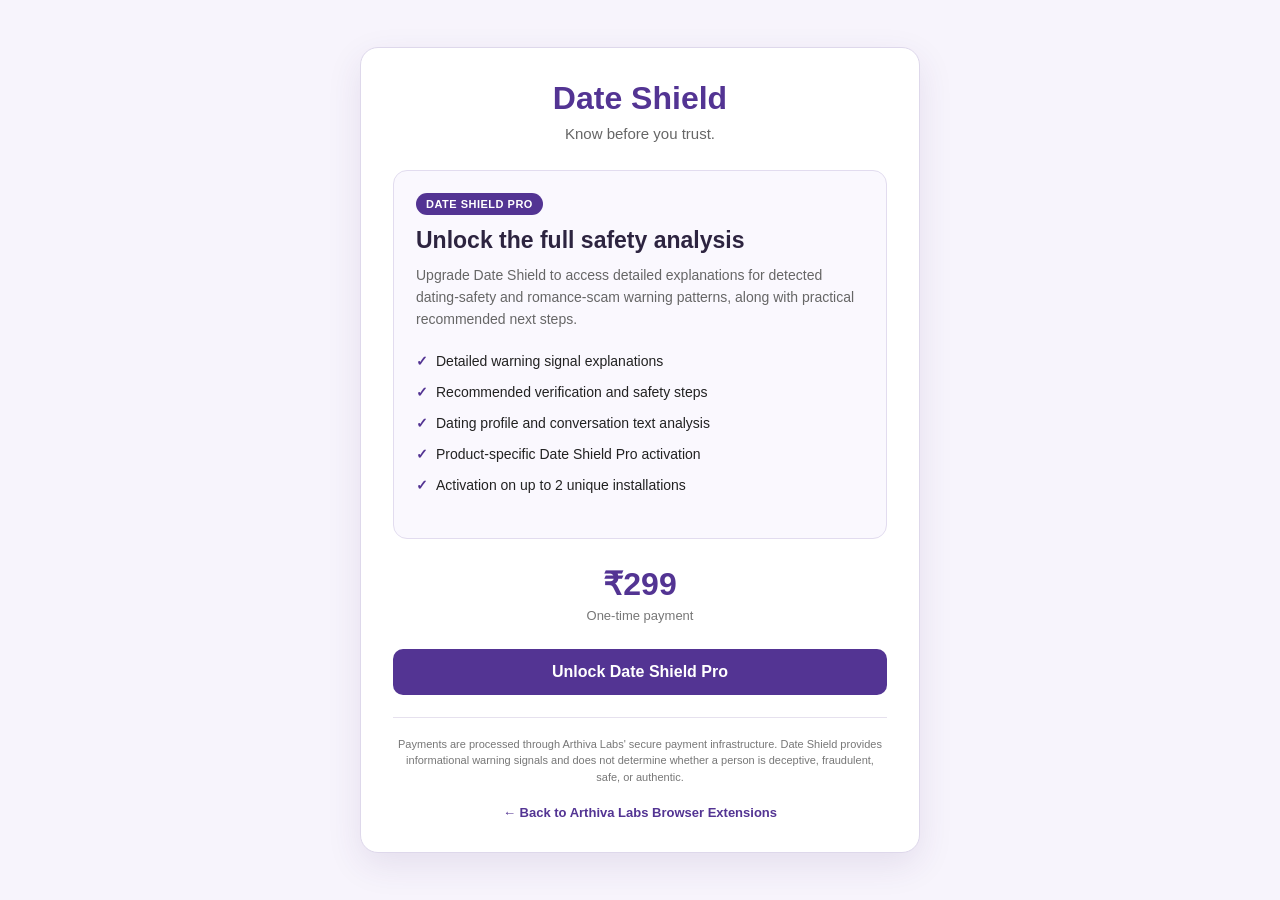
<file: website/date-shield-checkout.html>
<!DOCTYPE html>
<html lang="en">
<head>
  <meta charset="UTF-8" />
  <meta name="viewport" content="width=device-width, initial-scale=1.0" />

  <title>Date Shield Pro Checkout | Arthiva Labs</title>

  <meta
    name="description"
    content="Upgrade to Date Shield Pro for detailed dating-safety and romance-scam warning signal analysis."
  />

  <style>
    * {
      box-sizing: border-box;
    }

    body {
      margin: 0;
      min-height: 100vh;
      font-family: Arial, Helvetica, sans-serif;
      background: #f7f4fc;
      color: #222222;
    }

    .page {
      min-height: 100vh;
      display: flex;
      align-items: center;
      justify-content: center;
      padding: 40px 20px;
    }

    .checkout-card {
      width: 100%;
      max-width: 560px;
      background: #ffffff;
      border: 1px solid #ded8eb;
      border-radius: 18px;
      padding: 32px;
      box-shadow: 0 12px 35px rgba(65, 42, 110, 0.1);
    }

    .brand {
      text-align: center;
      margin-bottom: 28px;
    }

    .brand h1 {
      margin: 0;
      color: #533493;
      font-size: 32px;
    }

    .brand p {
      margin: 8px 0 0;
      color: #666666;
      font-size: 15px;
    }

    .product-box {
      padding: 22px;
      background: #faf8fe;
      border: 1px solid #e2dcef;
      border-radius: 14px;
      margin-bottom: 24px;
    }

    .product-badge {
      display: inline-block;
      background: #533493;
      color: #ffffff;
      padding: 5px 10px;
      border-radius: 20px;
      font-size: 11px;
      font-weight: bold;
      letter-spacing: 0.5px;
      margin-bottom: 12px;
    }

    .product-box h2 {
      margin: 0 0 10px;
      font-size: 23px;
      color: #2d2440;
    }

    .product-box p {
      margin: 0;
      color: #666666;
      font-size: 14px;
      line-height: 1.6;
    }

    .features {
      margin: 20px 0;
      padding: 0;
      list-style: none;
    }

    .features li {
      margin: 10px 0;
      font-size: 14px;
      line-height: 1.5;
    }

    .features li::before {
      content: "✓";
      color: #533493;
      font-weight: bold;
      margin-right: 8px;
    }

    .price-box {
      text-align: center;
      margin: 26px 0;
    }

    .price {
      font-size: 32px;
      font-weight: bold;
      color: #533493;
    }

    .price-note {
      margin-top: 5px;
      font-size: 13px;
      color: #777777;
    }

    .region-select {
      margin-bottom: 18px;
    }

    .region-select label {
      display: block;
      margin-bottom: 7px;
      font-size: 13px;
      font-weight: bold;
      color: #444444;
    }

    select {
      width: 100%;
      padding: 12px;
      border: 1px solid #d8d1e7;
      border-radius: 9px;
      background: #ffffff;
      font-size: 14px;
    }

    .pay-button {
      width: 100%;
      padding: 14px 18px;
      border: none;
      border-radius: 10px;
      background: #533493;
      color: #ffffff;
      font-size: 16px;
      font-weight: bold;
      cursor: pointer;
    }

    .pay-button:hover {
      opacity: 0.94;
    }

    .pay-button:disabled {
      opacity: 0.6;
      cursor: not-allowed;
    }

    .status {
      margin-top: 16px;
      padding: 12px;
      border-radius: 9px;
      font-size: 13px;
      line-height: 1.5;
      display: none;
    }

    .status.info {
      display: block;
      background: #f1ecfa;
      color: #493275;
    }

    .status.error {
      display: block;
      background: #fff0f0;
      color: #9b2525;
    }

    .status.success {
      display: block;
      background: #eef9f1;
      color: #27643a;
    }

    .activation-box {
      display: none;
      margin-top: 24px;
      padding: 20px;
      border: 1px solid #d8d1e7;
      border-radius: 12px;
      background: #faf8fe;
    }

    .activation-box h3 {
      margin-top: 0;
      color: #533493;
    }

    .activation-key {
      margin: 14px 0;
      padding: 12px;
      background: #ffffff;
      border: 1px dashed #9d8abd;
      border-radius: 8px;
      word-break: break-all;
      font-family: monospace;
      font-size: 13px;
    }

    .copy-button {
      padding: 10px 16px;
      border: 1px solid #533493;
      border-radius: 8px;
      background: #ffffff;
      color: #533493;
      font-weight: bold;
      cursor: pointer;
    }

    .chrome-store-button {
      display: block;
      width: 100%;
      margin-top: 14px;
      padding: 12px 16px;
      border-radius: 8px;
      background: #533493;
      color: #ffffff;
      font-size: 13px;
      font-weight: bold;
      text-align: center;
      text-decoration: none;
    }

    .chrome-store-button:hover {
      opacity: 0.94;
    }

    .instructions {
      margin-top: 18px;
      font-size: 13px;
      color: #555555;
      line-height: 1.6;
    }


    .buy-another-box {
      margin-top: 18px;
      padding: 16px;
      border: 1px solid #d8d1e7;
      border-radius: 10px;
      background: #ffffff;
    }

    .buy-another-box p {
      margin: 0 0 12px;
      color: #555555;
      font-size: 12px;
      line-height: 1.6;
    }

    .buy-another-button {
      width: 100%;
      padding: 12px 16px;
      border: 1px solid #533493;
      border-radius: 8px;
      background: #ffffff;
      color: #533493;
      font-size: 13px;
      font-weight: bold;
      cursor: pointer;
    }

    .buy-another-button:hover {
      background: #f7f4fc;
    }

    .activation-guide {
      margin-top: 18px;
      padding: 20px;
      border: 1px solid #d8d1e7;
      border-radius: 12px;
      background: #ffffff;
    }

    .activation-guide h3 {
      margin: 0 0 10px;
      color: #2d2440;
      font-size: 18px;
    }

    .activation-guide p,
    .activation-guide ol {
      color: #555555;
      font-size: 13px;
      line-height: 1.7;
    }

    .activation-guide ol {
      padding-left: 22px;
      margin-bottom: 0;
    }

    .activation-reminder {
      margin-top: 16px;
      color: #7a5a18;
      font-size: 12px;
      line-height: 1.6;
    }

    .security-note {
      margin-top: 22px;
      padding-top: 18px;
      border-top: 1px solid #e6e1ee;
      color: #777777;
      font-size: 11px;
      line-height: 1.5;
      text-align: center;
    }

    .back-link {
      display: block;
      text-align: center;
      margin-top: 20px;
      color: #533493;
      text-decoration: none;
      font-size: 13px;
      font-weight: bold;
    }
  </style>
</head>

<body>

  <main class="page">

    <section class="checkout-card">

      <div class="brand">
        <h1>Date Shield</h1>
        <p>Know before you trust.</p>
      </div>

      <div class="product-box">

        <span class="product-badge">
          DATE SHIELD PRO
        </span>

        <h2>Unlock the full safety analysis</h2>

        <p>
          Upgrade Date Shield to access detailed explanations
          for detected dating-safety and romance-scam warning
          patterns, along with practical recommended next steps.
        </p>

        <ul class="features">
          <li>Detailed warning signal explanations</li>
          <li>Recommended verification and safety steps</li>
          <li>Dating profile and conversation text analysis</li>
          <li>Product-specific Date Shield Pro activation</li>
          <li>Activation on up to 2 unique installations</li>
        </ul>

      </div>

      <div class="price-box">

        <div
          id="price"
          class="price"
        >
          ₹299
        </div>

        <div class="price-note">
          One-time payment
        </div>

      </div>

      <button
        id="payButton"
        class="pay-button"
        type="button"
      >
        Unlock Date Shield Pro
      </button>

      <div
        id="status"
        class="status"
      ></div>

      <div
        id="activationBox"
        class="activation-box"
      >

        <h3>
          Your Date Shield Pro Activation Key
        </h3>

        <p>
          Your payment was verified successfully.
          Copy your activation key, then activate Pro
          inside the Date Shield browser extension.
        </p>

        <div
          id="activationKey"
          class="activation-key"
        ></div>

        <button
          id="copyButton"
          class="copy-button"
          type="button"
        >
          Copy Activation Key
        </button>

        <div class="activation-guide">

          <h3>
            How to activate Date Shield Pro
          </h3>

          <p>
            Your purchase is complete. Follow these steps
            to activate Pro inside the Date Shield browser extension.
          </p>

          <ol>
            <li>
              Click <strong>Copy Activation Key</strong> above.
            </li>
            <li>
              Install Date Shield from the Chrome Web Store,
              or open your already installed Date Shield extension.
            </li>
            <li>
              Open the Date Shield extension in Chrome.
            </li>
            <li>
              Click <strong>I Already Have an Activation Key</strong>.
            </li>
            <li>
              Paste your activation key.
            </li>
            <li>
              Click <strong>Activate Date Shield Pro</strong>.
            </li>
          </ol>

          <a
            class="chrome-store-button"
            href="https://chromewebstore.google.com/detail/date-shield/mefphadkmpldkgepibpcnloifpikkbkk"
            target="_blank"
            rel="noopener noreferrer"
          >
            Open Date Shield on Chrome Web Store →
          </a>

          <div class="activation-reminder">
            Keep this page open until you have copied your activation
            key and activated Pro. Each Date Shield Pro activation key
            can be activated on up to 2 unique installations and cannot
            activate another Arthiva Shield product.
          </div>

        </div>

        <div class="buy-another-box">
          <p>
            Need Date Shield Pro on more installations? You can purchase
            another license. Each new purchase generates a new Date Shield
            Pro activation key with its own allowance of up to 2 unique
            installations. Your current activation key is not extended or
            reused.
          </p>

          <button
            id="buyAnotherButton"
            class="buy-another-button"
            type="button"
          >
            Buy Another Date Shield Pro License
          </button>
        </div>

      </div>

      <div class="security-note">
        Payments are processed through Arthiva Labs'
        secure payment infrastructure. Date Shield provides
        informational warning signals and does not determine
        whether a person is deceptive, fraudulent, safe,
        or authentic.
      </div>

      <a
        class="back-link"
        href="./"
      >
        ← Back to Arthiva Labs Browser Extensions
      </a>

    </section>

  </main>


  <script src="https://checkout.razorpay.com/v1/checkout.js"></script>


  <script>

    const API_BASE =
      "https://arthiva-labs.pages.dev/api";


    const PRODUCT =
      "date-shield";


    const OFFER =
      "pro";
const price =
      document.getElementById(
        "price"
      );


    const payButton =
      document.getElementById(
        "payButton"
      );


    const statusBox =
      document.getElementById(
        "status"
      );


    const activationBox =
      document.getElementById(
        "activationBox"
      );


    const activationKey =
      document.getElementById(
        "activationKey"
      );


    const copyButton =
      document.getElementById(
        "copyButton"
      );


    const buyAnotherButton =
      document.getElementById(
        "buyAnotherButton"
      );


    function setStatus(
      message,
      type = "info"
    ) {

      statusBox.textContent =
        message;

      statusBox.className =
        "status " + type;

    }


    function clearStatus() {

      statusBox.textContent =
        "";

      statusBox.className =
        "status";

    }


    function showActivationKey(
      token
    ) {

      if (!token) {
        return;
      }


      localStorage.setItem(
        "dateShieldProToken",
        token
      );


      activationKey.textContent =
        token;


      activationBox.style.display =
        "block";


      payButton.disabled =
        true;


      payButton.textContent =
        "Pro Purchased";


      if (buyAnotherButton) {
        buyAnotherButton.disabled =
          false;
      }


      setStatus(
        "Payment verified. Copy your activation key, then open Date Shield and activate Pro.",
        "success"
      );

    }

    copyButton.addEventListener(
      "click",
      async function () {

        const token =
          activationKey.textContent.trim();


        if (!token) {
          return;
        }


        try {

          await navigator.clipboard.writeText(
            token
          );


          copyButton.textContent =
            "Copied!";


          setTimeout(
            function () {

              copyButton.textContent =
                "Copy Activation Key";

            },
            2000
          );

        } catch (error) {

          setStatus(
            "Could not copy automatically. Please copy the activation key manually.",
            "error"
          );

        }

      }
    );


    async function createPayment() {

      const response =
        await fetch(
          API_BASE +
            "/create-payment",
          {
            method:
              "POST",

            headers: {
              "Content-Type":
                "application/json"
            },

            body:
              JSON.stringify({
                product:
                  PRODUCT,

                offer:
                  OFFER
              })
          }
        );


      const data =
        await response.json();


      if (
        !response.ok ||
        !data.success
      ) {

        throw new Error(
          data.error ||
          "Could not create payment."
        );

      }


      return data;

    }


    async function verifyRazorpayPayment(
      paymentData,
      payment
    ) {

      const response =
        await fetch(
          API_BASE +
            "/verify-payment",
          {
            method:
              "POST",

            headers: {
              "Content-Type":
                "application/json"
            },

            body:
              JSON.stringify({

                paymentProvider:
                  "razorpay",

                product:
                  PRODUCT,

                offer:
                  OFFER,

                razorpay_order_id:
                  payment.razorpay_order_id,

                razorpay_payment_id:
                  payment.razorpay_payment_id,

                razorpay_signature:
                  payment.razorpay_signature

              })
          }
        );


      const data =
        await response.json();


      if (
        !response.ok ||
        !data.success
      ) {

        throw new Error(
          data.error ||
          "Payment verification failed."
        );

      }


      return data;

    }


    function openRazorpay(
      paymentData
    ) {

      if (
        typeof Razorpay ===
        "undefined"
      ) {

        throw new Error(
          "Razorpay checkout could not be loaded."
        );

      }


      const options = {

        key:
          paymentData.razorpayKeyId,

        amount:
          paymentData.amount,

        currency:
          paymentData.currency,

        name:
          "Arthiva Labs",

        description:
          "Date Shield Pro",

        order_id:
          paymentData.orderId,

        handler:
          async function (
            payment
          ) {

            try {

              setStatus(
                "Verifying your payment...",
                "info"
              );


              const result =
                await verifyRazorpayPayment(
                  paymentData,
                  payment
                );


              showActivationKey(
                result.proAccessToken
              );

            } catch (error) {

              setStatus(
                error.message ||
                "Payment verification failed.",
                "error"
              );

            } finally {

              if (
                !localStorage.getItem(
                  "dateShieldProToken"
                )
              ) {
                payButton.disabled =
                  false;
              }

            }

          },

        theme: {
          color:
            "#533493"
        }

      };


      const razorpay =
        new Razorpay(
          options
        );


      razorpay.on(
        "payment.failed",
        function () {

          setStatus(
            "The payment was not completed. You have not been charged for an incomplete payment.",
            "error"
          );


          payButton.disabled =
            false;

        }
      );


      razorpay.open();

    }


    async function handlePayment(
      isAdditionalPurchase = false
    ) {

      clearStatus();


      if (!isAdditionalPurchase) {
        activationBox.style.display =
          "none";
      }


      payButton.disabled =
        true;

      if (buyAnotherButton) {
        buyAnotherButton.disabled =
          true;
      }

try {

        setStatus(
          "Preparing secure checkout...",
          "info"
        );


        const paymentData =
          await createPayment();


        if (
          paymentData.currency === "INR"
        ) {

          price.textContent =
            "₹" +
            (
              Number(paymentData.amount) /
              100
            ).toFixed(0);

        } else if (
          paymentData.currency === "USD"
        ) {

          price.textContent =
            "$" +
            (
              Number(paymentData.amount) /
              100
            ).toFixed(0);

        }


        if (
          paymentData.paymentProvider ===
          "razorpay"
        ) {

          setStatus(
            "Opening Razorpay checkout...",
            "info"
          );


          openRazorpay(
            paymentData
          );


          return;

        }


        if (
          paymentData.paymentProvider ===
          "paypal"
        ) {

          if (
            !paymentData.approveUrl
          ) {

            throw new Error(
              "PayPal approval URL was not returned."
            );

          }


          localStorage.setItem(
            "dateShieldPayPalOrderId",
            paymentData.orderId
          );


          localStorage.setItem(
            "dateShieldPayPalProduct",
            PRODUCT
          );


          localStorage.setItem(
            "dateShieldPayPalOffer",
            OFFER
          );


          window.location.href =
            paymentData.approveUrl;


          return;

        }


        throw new Error(
          "Unsupported payment gateway."
        );

      } catch (error) {

        setStatus(
          error.message ||
          "Could not start checkout.",
          "error"
        );


        payButton.disabled =
          false;

        if (buyAnotherButton) {
          buyAnotherButton.disabled =
            false;
        }

      }

    }


    async function handlePayPalReturn() {

      const params =
        new URLSearchParams(
          window.location.search
        );


      const paypalToken =
        params.get(
          "token"
        );


      const storedOrderId =
        localStorage.getItem(
          "dateShieldPayPalOrderId"
        );


      if (
        !paypalToken &&
        !storedOrderId
      ) {

        return;

      }


      const orderId =
        paypalToken ||
        storedOrderId;


      try {

        payButton.disabled =
          true;


        setStatus(
          "Verifying your PayPal payment...",
          "info"
        );


        const response =
          await fetch(
            API_BASE +
              "/verify-payment",
            {
              method:
                "POST",

              headers: {
                "Content-Type":
                  "application/json"
              },

              body:
                JSON.stringify({

                  paymentProvider:
                    "paypal",

                  product:
                    PRODUCT,

                  offer:
                    OFFER,

                  orderId:
                    orderId

                })
            }
          );


        const data =
          await response.json();


        if (
          !response.ok ||
          !data.success
        ) {

          throw new Error(
            data.error ||
            "PayPal payment verification failed."
          );

        }


        localStorage.removeItem(
          "dateShieldPayPalOrderId"
        );


        localStorage.removeItem(
          "dateShieldPayPalProduct"
        );


        localStorage.removeItem(
          "dateShieldPayPalOffer"
        );


        showActivationKey(
          data.proAccessToken
        );


        if (
          window.history &&
          window.history.replaceState
        ) {

          window.history.replaceState(
            {},
            document.title,
            window.location.pathname
          );

        }

      } catch (error) {

        setStatus(
          error.message ||
          "Could not verify the PayPal payment.",
          "error"
        );

      } finally {

        if (
          !localStorage.getItem(
            "dateShieldProToken"
          )
        ) {
          payButton.disabled =
            false;
        }

      }

    }


    payButton.addEventListener(
      "click",
      function () {
        handlePayment(false);
      }
    );


    buyAnotherButton.addEventListener(
      "click",
      function () {
        handlePayment(true);
      }
    );


    const savedDateShieldProToken =
      localStorage.getItem(
        "dateShieldProToken"
      );


    if (savedDateShieldProToken) {
      showActivationKey(
        savedDateShieldProToken
      );
    }


    handlePayPalReturn();

  </script>

</body>
</html>
</file>
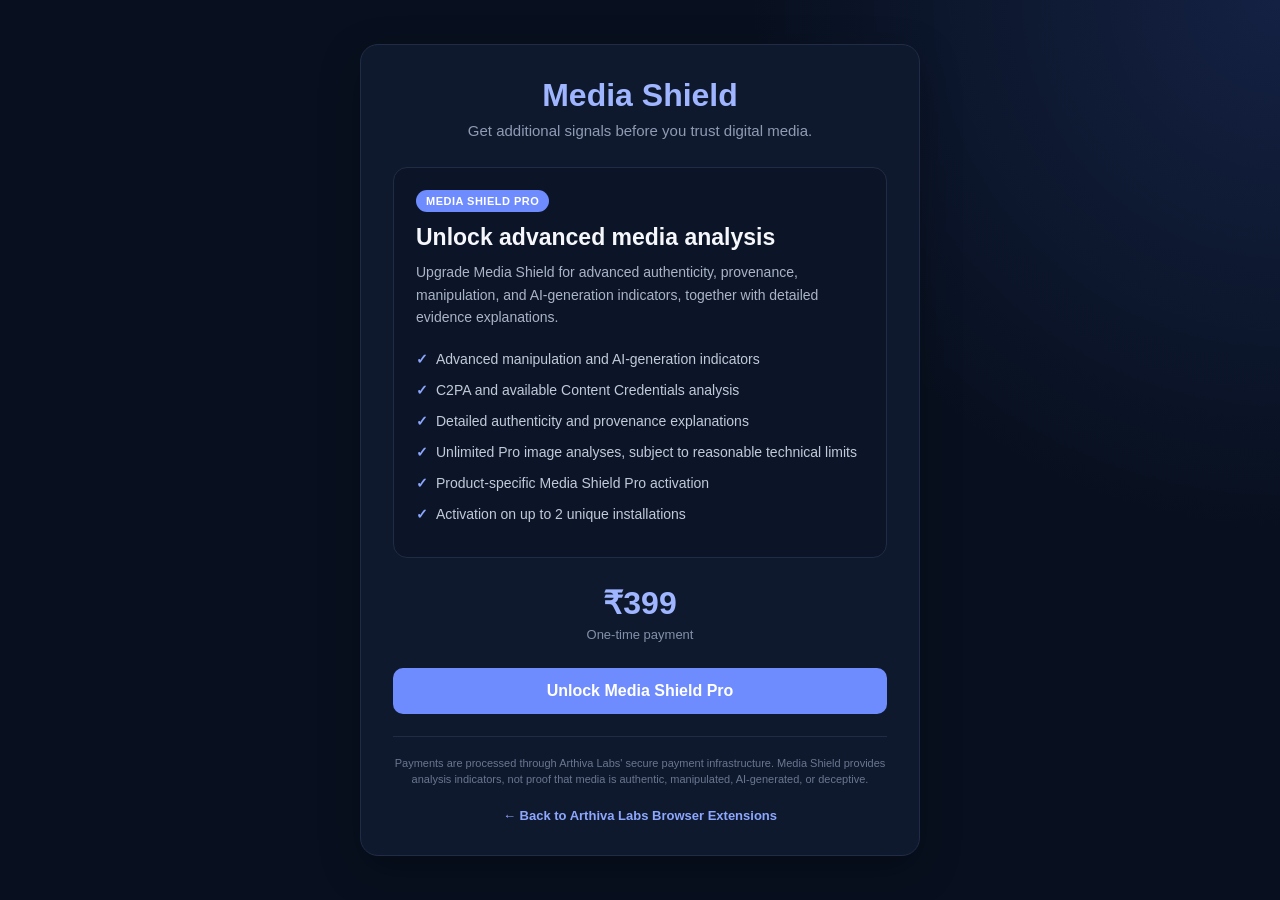
<file: website/media-shield-checkout.html>
<!DOCTYPE html>
<html lang="en">
<head>
  <meta charset="UTF-8" />
  <meta name="viewport" content="width=device-width, initial-scale=1.0" />

  <title>Media Shield Pro Checkout | Arthiva Labs</title>

  <meta
    name="description"
    content="Upgrade to Media Shield Pro for advanced digital media authenticity, provenance, and manipulation analysis."
  />

  <style>
    * {
      box-sizing: border-box;
    }

    body {
      margin: 0;
      min-height: 100vh;
      font-family: Arial, Helvetica, sans-serif;
      background: #08101f;
      color: #f5f7fb;
    }

    .page {
      min-height: 100vh;
      display: flex;
      align-items: center;
      justify-content: center;
      padding: 40px 20px;
      background:
        radial-gradient(
          circle at top right,
          rgba(82, 122, 255, 0.16),
          transparent 34%
        );
    }

    .checkout-card {
      width: 100%;
      max-width: 560px;
      background: #0f192e;
      border: 1px solid #202c45;
      border-radius: 18px;
      padding: 32px;
      box-shadow: 0 14px 40px rgba(0, 0, 0, 0.28);
    }

    .brand {
      text-align: center;
      margin-bottom: 28px;
    }

    .brand h1 {
      margin: 0;
      color: #9fb5ff;
      font-size: 32px;
    }

    .brand p {
      margin: 8px 0 0;
      color: #8f9bb3;
      font-size: 15px;
    }

    .product-box {
      padding: 22px;
      background: #0c1527;
      border: 1px solid #202c45;
      border-radius: 14px;
      margin-bottom: 24px;
    }

    .product-badge {
      display: inline-block;
      background: #6f8cff;
      color: #ffffff;
      padding: 5px 10px;
      border-radius: 20px;
      font-size: 11px;
      font-weight: bold;
      letter-spacing: 0.5px;
      margin-bottom: 12px;
    }

    .product-box h2 {
      margin: 0 0 10px;
      font-size: 23px;
      color: #f5f7fb;
    }

    .product-box p {
      margin: 0;
      color: #aab4c8;
      font-size: 14px;
      line-height: 1.6;
    }

    .features {
      margin: 20px 0 0;
      padding: 0;
      list-style: none;
    }

    .features li {
      margin: 10px 0;
      color: #c1cad9;
      font-size: 14px;
      line-height: 1.5;
    }

    .features li::before {
      content: "✓";
      color: #8da7ff;
      font-weight: bold;
      margin-right: 8px;
    }

    .price-box {
      text-align: center;
      margin: 26px 0;
    }

    .price {
      font-size: 32px;
      font-weight: bold;
      color: #9fb5ff;
    }

    .price-note {
      margin-top: 5px;
      font-size: 13px;
      color: #8290a9;
    }

    .pay-button {
      width: 100%;
      padding: 14px 18px;
      border: none;
      border-radius: 10px;
      background: #6f8cff;
      color: #ffffff;
      font-size: 16px;
      font-weight: bold;
      cursor: pointer;
    }

    .pay-button:hover {
      opacity: 0.94;
    }

    .pay-button:disabled {
      opacity: 0.6;
      cursor: not-allowed;
    }

    .status {
      margin-top: 16px;
      padding: 12px;
      border-radius: 9px;
      font-size: 13px;
      line-height: 1.5;
      display: none;
    }

    .status.info {
      display: block;
      background: #14244c;
      color: #c5d1ff;
    }

    .status.error {
      display: block;
      background: #35171d;
      color: #ffb8c0;
    }

    .status.success {
      display: block;
      background: #112b25;
      color: #a9e2ca;
    }

    .activation-box {
      display: none;
      margin-top: 24px;
      padding: 20px;
      border: 1px solid #263653;
      border-radius: 12px;
      background: #0c1527;
    }

    .activation-box h3 {
      margin-top: 0;
      color: #b9c8ff;
    }

    .activation-box p {
      color: #aab4c8;
      font-size: 13px;
      line-height: 1.6;
    }

    .activation-key {
      margin: 14px 0;
      padding: 12px;
      background: #08101f;
      border: 1px dashed #657bbd;
      border-radius: 8px;
      color: #d8e0ff;
      word-break: break-all;
      font-family: monospace;
      font-size: 13px;
    }

    .copy-button {
      padding: 10px 16px;
      border: 1px solid #6f8cff;
      border-radius: 8px;
      background: transparent;
      color: #aebfff;
      font-weight: bold;
      cursor: pointer;
    }

    .activation-guide {
      margin-top: 18px;
      padding: 20px;
      border: 1px solid #263653;
      border-radius: 12px;
      background: #0f192e;
    }

    .activation-guide h3 {
      margin: 0 0 10px;
      color: #f5f7fb;
      font-size: 18px;
    }

    .activation-guide p,
    .activation-guide ol {
      color: #aab4c8;
      font-size: 13px;
      line-height: 1.7;
    }

    .activation-guide ol {
      padding-left: 22px;
      margin-bottom: 0;
    }

    .activation-reminder {
      margin-top: 16px;
      color: #8f9bb3;
      font-size: 12px;
      line-height: 1.6;
    }

    .buy-another-box {
      margin-top: 18px;
      padding: 16px;
      border: 1px solid #263653;
      border-radius: 10px;
      background: #0f192e;
    }

    .buy-another-box p {
      margin: 0 0 12px;
      color: #9da9be;
      font-size: 12px;
      line-height: 1.6;
    }

    .buy-another-button {
      width: 100%;
      padding: 12px 16px;
      border: 1px solid #6f8cff;
      border-radius: 8px;
      background: transparent;
      color: #aebfff;
      font-size: 13px;
      font-weight: bold;
      cursor: pointer;
    }

    .buy-another-button:hover,
    .copy-button:hover {
      background: #14244c;
    }

    .security-note {
      margin-top: 22px;
      padding-top: 18px;
      border-top: 1px solid #202c45;
      color: #69768f;
      font-size: 11px;
      line-height: 1.5;
      text-align: center;
    }

    .back-link {
      display: block;
      text-align: center;
      margin-top: 20px;
      color: #8da7ff;
      text-decoration: none;
      font-size: 13px;
      font-weight: bold;
    }
  </style>
</head>

<body>

  <main class="page">

    <section class="checkout-card">

      <div class="brand">
        <h1>Media Shield</h1>
        <p>Get additional signals before you trust digital media.</p>
      </div>

      <div class="product-box">

        <span class="product-badge">
          MEDIA SHIELD PRO
        </span>

        <h2>Unlock advanced media analysis</h2>

        <p>
          Upgrade Media Shield for advanced authenticity,
          provenance, manipulation, and AI-generation indicators,
          together with detailed evidence explanations.
        </p>

        <ul class="features">
          <li>Advanced manipulation and AI-generation indicators</li>
          <li>C2PA and available Content Credentials analysis</li>
          <li>Detailed authenticity and provenance explanations</li>
          <li>Unlimited Pro image analyses, subject to reasonable technical limits</li>
          <li>Product-specific Media Shield Pro activation</li>
          <li>Activation on up to 2 unique installations</li>
        </ul>

      </div>

      <div class="price-box">

        <div id="price" class="price">
          ₹399
        </div>

        <div class="price-note">
          One-time payment
        </div>

      </div>

      <button
        id="payButton"
        class="pay-button"
        type="button"
      >
        Unlock Media Shield Pro
      </button>

      <div
        id="status"
        class="status"
      ></div>

      <div
        id="activationBox"
        class="activation-box"
      >

        <h3>Your Media Shield Pro Activation Key</h3>

        <p>
          Your payment was verified successfully.
          Copy this activation key, then activate Pro
          inside the Media Shield browser extension.
        </p>

        <div
          id="activationKey"
          class="activation-key"
        ></div>

        <button
          id="copyButton"
          class="copy-button"
          type="button"
        >
          Copy Activation Key
        </button>

        <div class="activation-guide">

          <h3>How to activate Media Shield Pro</h3>

          <p>
            Your purchase is complete. Follow these steps
            to activate Pro inside Media Shield.
          </p>

          <ol>
            <li>Click <strong>Copy Activation Key</strong> above.</li>
            <li>Open your installed Media Shield extension.</li>
            <li>Click <strong>I Already Have an Activation Key</strong>.</li>
            <li>Paste your Media Shield Pro activation key.</li>
            <li>Click <strong>Activate Media Shield Pro</strong>.</li>
          </ol>

          <div class="activation-reminder">
            Keep this page open until you have copied your activation
            key and activated Pro. Each Media Shield Pro activation key
            can be activated on up to 2 unique installations and cannot
            activate Scam Shield, Date Shield, or another Arthiva product.
          </div>

        </div>

        <div class="buy-another-box">

          <p>
            Need Media Shield Pro on more installations? Purchase another
            licence. Each new purchase generates a new Media Shield Pro
            activation key with its own allowance of up to 2 unique
            installations. Your current activation key is not extended
            or reused.
          </p>

          <button
            id="buyAnotherButton"
            class="buy-another-button"
            type="button"
          >
            Buy Another Media Shield Pro Licence
          </button>

        </div>

      </div>

      <div class="security-note">
        Payments are processed through Arthiva Labs' secure payment
        infrastructure. Media Shield provides analysis indicators,
        not proof that media is authentic, manipulated, AI-generated,
        or deceptive.
      </div>

      <a
        class="back-link"
        href="./"
      >
        ← Back to Arthiva Labs Browser Extensions
      </a>

    </section>

  </main>

  <script src="https://checkout.razorpay.com/v1/checkout.js"></script>

  <script>

    const API_BASE =
      "https://arthiva-labs.pages.dev/api";

    const PRODUCT =
      "media-shield";

    const OFFER =
      "pro";

    const price =
      document.getElementById("price");

    const payButton =
      document.getElementById("payButton");

    const statusBox =
      document.getElementById("status");

    const activationBox =
      document.getElementById("activationBox");

    const activationKey =
      document.getElementById("activationKey");

    const copyButton =
      document.getElementById("copyButton");

    const buyAnotherButton =
      document.getElementById("buyAnotherButton");

    let currentActivationToken =
      "";


    function setStatus(
      message,
      type = "info"
    ) {
      statusBox.textContent = message;
      statusBox.className =
        "status " + type;
    }


    function clearStatus() {
      statusBox.textContent = "";
      statusBox.className =
        "status";
    }


    function showActivationKey(token) {

      if (!token) {
        throw new Error(
          "Payment was verified, but no Media Shield activation key was returned."
        );
      }

      currentActivationToken =
        token;

      activationKey.textContent =
        token;

      activationBox.style.display =
        "block";

      payButton.disabled =
        true;

      payButton.textContent =
        "Pro Purchased";

      if (buyAnotherButton) {
        buyAnotherButton.disabled =
          false;
      }

      setStatus(
        "Payment verified. Copy your new activation key, then open Media Shield and activate Pro.",
        "success"
      );
    }


    function prepareAdditionalPurchase() {

      currentActivationToken =
        "";

      activationKey.textContent =
        "";

      activationBox.style.display =
        "none";

      payButton.disabled =
        false;

      payButton.textContent =
        "Unlock Media Shield Pro";

      clearStatus();
    }


    copyButton.addEventListener(
      "click",
      async function () {

        const token =
          currentActivationToken ||
          activationKey.textContent.trim();

        if (!token) {
          return;
        }

        try {

          await navigator.clipboard.writeText(
            token
          );

          copyButton.textContent =
            "Copied!";

          setTimeout(
            function () {
              copyButton.textContent =
                "Copy Activation Key";
            },
            2000
          );

        } catch (error) {

          setStatus(
            "Could not copy automatically. Please copy the activation key manually.",
            "error"
          );

        }
      }
    );


    async function createPayment() {

      const response =
        await fetch(
          API_BASE + "/create-payment",
          {
            method: "POST",

            headers: {
              "Content-Type":
                "application/json"
            },

            body:
              JSON.stringify({
                product: PRODUCT,
                offer: OFFER
              })
          }
        );

      const data =
        await response.json();

      if (
        !response.ok ||
        !data.success
      ) {
        throw new Error(
          data.error ||
          "Could not create payment."
        );
      }

      return data;
    }


    async function verifyRazorpayPayment(
      payment
    ) {

      const response =
        await fetch(
          API_BASE + "/verify-payment",
          {
            method: "POST",

            headers: {
              "Content-Type":
                "application/json"
            },

            body:
              JSON.stringify({
                paymentProvider:
                  "razorpay",

                product:
                  PRODUCT,

                offer:
                  OFFER,

                razorpay_order_id:
                  payment.razorpay_order_id,

                razorpay_payment_id:
                  payment.razorpay_payment_id,

                razorpay_signature:
                  payment.razorpay_signature
              })
          }
        );

      const data =
        await response.json();

      if (
        !response.ok ||
        !data.success
      ) {
        throw new Error(
          data.error ||
          "Payment verification failed."
        );
      }

      if (!data.proAccessToken) {
        throw new Error(
          "Payment was verified, but no Media Shield activation key was returned."
        );
      }

      return data;
    }


    function openRazorpay(
      paymentData
    ) {

      if (
        typeof Razorpay ===
        "undefined"
      ) {
        throw new Error(
          "Razorpay checkout could not be loaded."
        );
      }

      const options = {

        key:
          paymentData.razorpayKeyId,

        amount:
          paymentData.amount,

        currency:
          paymentData.currency,

        name:
          "Arthiva Labs",

        description:
          "Media Shield Pro",

        order_id:
          paymentData.orderId,

        handler:
          async function (payment) {

            try {

              setStatus(
                "Verifying your payment...",
                "info"
              );

              const result =
                await verifyRazorpayPayment(
                  payment
                );

              showActivationKey(
                result.proAccessToken
              );

            } catch (error) {

              setStatus(
                error.message ||
                "Payment verification failed.",
                "error"
              );

              payButton.disabled =
                false;

            }
          },

        theme: {
          color: "#6f8cff"
        }
      };

      const razorpay =
        new Razorpay(options);

      razorpay.on(
        "payment.failed",
        function () {

          setStatus(
            "The payment was not completed. You have not been charged for an incomplete payment.",
            "error"
          );

          payButton.disabled =
            false;

          if (buyAnotherButton) {
            buyAnotherButton.disabled =
              false;
          }
        }
      );

      razorpay.open();
    }


    async function handlePayment() {

      clearStatus();

      payButton.disabled =
        true;

      if (buyAnotherButton) {
        buyAnotherButton.disabled =
          true;
      }

      try {

        setStatus(
          "Preparing secure checkout...",
          "info"
        );

        const paymentData =
          await createPayment();

        if (
          paymentData.currency === "INR"
        ) {

          price.textContent =
            "₹" +
            (
              Number(paymentData.amount) /
              100
            ).toFixed(0);

        } else if (
          paymentData.currency === "USD"
        ) {

          price.textContent =
            "$" +
            (
              Number(paymentData.amount) /
              100
            ).toFixed(0);
        }

        if (
          paymentData.paymentProvider ===
          "razorpay"
        ) {

          setStatus(
            "Opening Razorpay checkout...",
            "info"
          );

          openRazorpay(
            paymentData
          );

          return;
        }

        if (
          paymentData.paymentProvider ===
          "paypal"
        ) {

          if (
            !paymentData.approveUrl
          ) {
            throw new Error(
              "PayPal approval URL was not returned."
            );
          }

          localStorage.setItem(
            "mediaShieldPayPalOrderId",
            paymentData.orderId
          );

          window.location.href =
            paymentData.approveUrl;

          return;
        }

        throw new Error(
          "Unsupported payment gateway."
        );

      } catch (error) {

        setStatus(
          error.message ||
          "Could not start checkout.",
          "error"
        );

        payButton.disabled =
          false;

        if (buyAnotherButton) {
          buyAnotherButton.disabled =
            false;
        }
      }
    }


    async function handlePayPalReturn() {

      const params =
        new URLSearchParams(
          window.location.search
        );

      const paypalToken =
        params.get("token");

      const storedOrderId =
        localStorage.getItem(
          "mediaShieldPayPalOrderId"
        );

      if (
        !paypalToken &&
        !storedOrderId
      ) {
        return;
      }

      const orderId =
        paypalToken ||
        storedOrderId;

      try {

        payButton.disabled =
          true;

        setStatus(
          "Verifying your PayPal payment...",
          "info"
        );

        const response =
          await fetch(
            API_BASE + "/verify-payment",
            {
              method: "POST",

              headers: {
                "Content-Type":
                  "application/json"
              },

              body:
                JSON.stringify({
                  paymentProvider:
                    "paypal",

                  product:
                    PRODUCT,

                  offer:
                    OFFER,

                  orderId:
                    orderId
                })
            }
          );

        const data =
          await response.json();

        if (
          !response.ok ||
          !data.success
        ) {
          throw new Error(
            data.error ||
            "PayPal payment verification failed."
          );
        }

        if (!data.proAccessToken) {
          throw new Error(
            "Payment was verified, but no Media Shield activation key was returned."
          );
        }

        localStorage.removeItem(
          "mediaShieldPayPalOrderId"
        );

        showActivationKey(
          data.proAccessToken
        );

        if (
          window.history &&
          window.history.replaceState
        ) {
          window.history.replaceState(
            {},
            document.title,
            window.location.pathname
          );
        }

      } catch (error) {

        setStatus(
          error.message ||
          "Could not verify the PayPal payment.",
          "error"
        );

        payButton.disabled =
          false;

      }
    }


    payButton.addEventListener(
      "click",
      function () {
        handlePayment();
      }
    );


    buyAnotherButton.addEventListener(
      "click",
      function () {

        prepareAdditionalPurchase();

        handlePayment();
      }
    );


    handlePayPalReturn();

  </script>

</body>
</html>
</file>
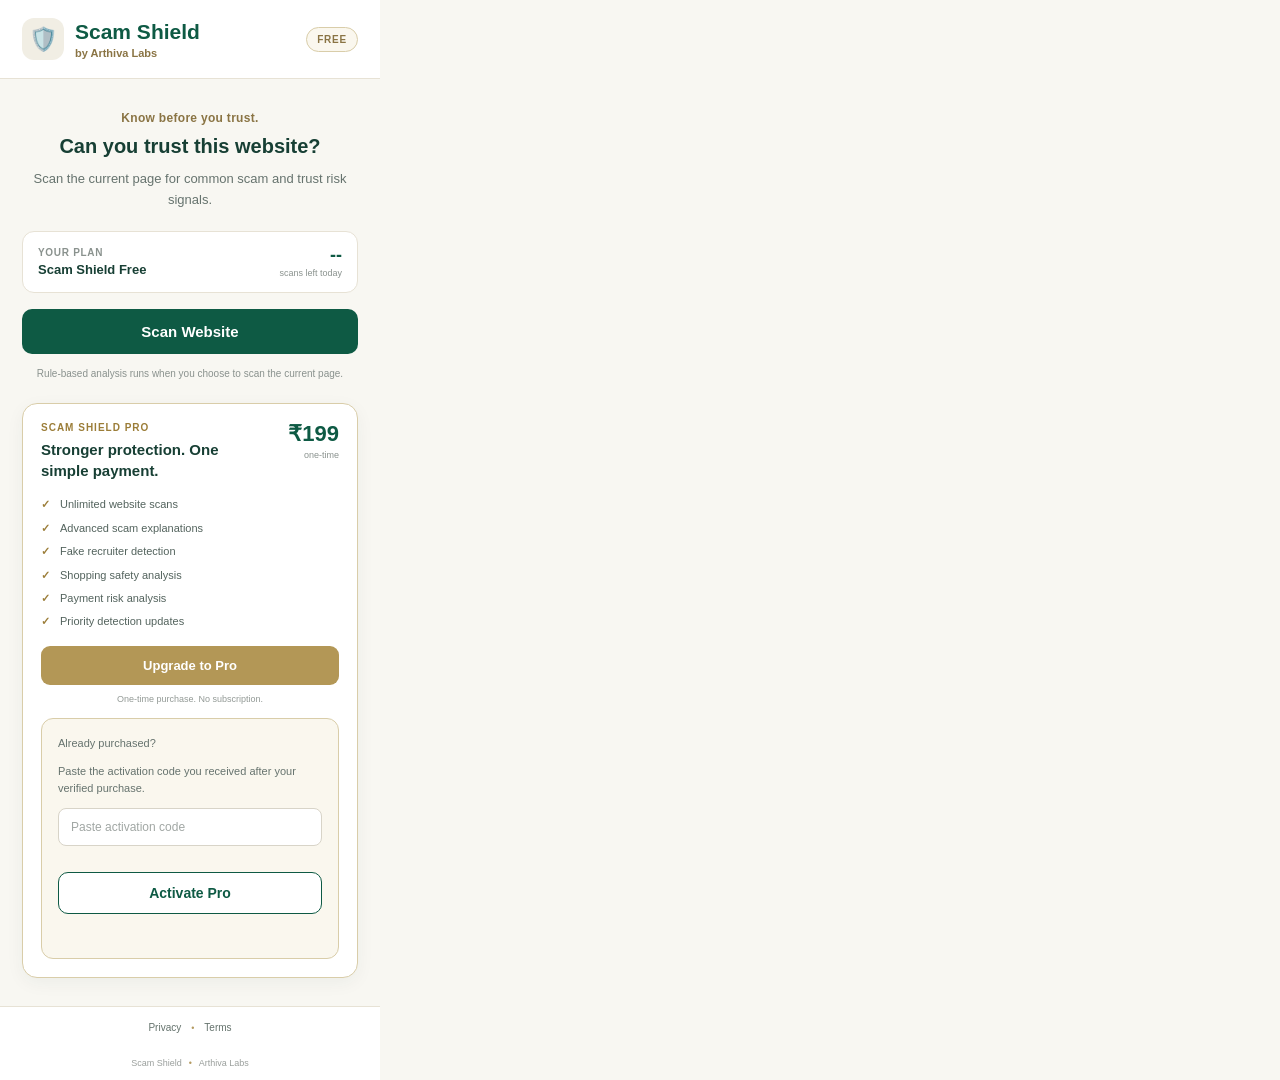
<file: src/popup/popup.html>
<!DOCTYPE html>
<html lang="en">

<head>
    <meta charset="UTF-8">

    <meta
        name="viewport"
        content="width=device-width, initial-scale=1.0"
    >

    <title>Scam Shield</title>

    <link
        rel="stylesheet"
        href="popup.css"
    >
</head>

<body>

    <main class="app">

        <!-- =========================================
             HEADER
        ========================================== -->

        <header class="header">

            <div class="brand">

                <div class="shield-icon">
                    🛡️
                </div>

                <div>

                    <h1>
                        Scam Shield
                    </h1>

                    <p class="brand-name">
                        by Arthiva Labs
                    </p>

                </div>

            </div>

            <div
                id="planBadge"
                class="plan-badge"
            >
                FREE
            </div>

        </header>


        <!-- =========================================
             INITIAL SCAN VIEW
        ========================================== -->

        <section
            id="scanView"
            class="scan-view"
        >

            <div class="intro">

                <p class="tagline">
                    Know before you trust.
                </p>

                <h2>
                    Can you trust this website?
                </h2>

                <p class="intro-text">
                    Scan the current page for common
                    scam and trust risk signals.
                </p>

            </div>


            <!-- FREE / PRO PLAN STATUS -->

            <div class="plan-status-card">

                <div>

                    <p class="plan-status-label">
                        Your plan
                    </p>

                    <p
                        id="currentPlanName"
                        class="plan-status-name"
                    >
                        Scam Shield Free
                    </p>

                </div>

                <div
                    id="scanAllowance"
                    class="scan-allowance"
                >

                    <strong id="scansRemaining">
                        --
                    </strong>

                    <span>
                        scans left today
                    </span>

                </div>

            </div>


            <!-- SCAN BUTTON -->

            <button
                id="scanButton"
                class="primary-button"
                type="button"
            >
                Scan Website
            </button>

            <p class="privacy-note">
                Rule-based analysis runs when you choose
                to scan the current page.
            </p>


            <!-- =========================================
                 PRO UPGRADE CARD
            ========================================== -->

            <div
                id="upgradeCard"
                class="upgrade-card"
            >

                <div class="upgrade-header">

                    <div>

                        <p class="pro-label">
                            SCAM SHIELD PRO
                        </p>

                        <h3>
                            Stronger protection.
                            One simple payment.
                        </h3>

                    </div>

                    <div class="pro-price">

                        <strong>
                            ₹199
                        </strong>

                        <span>
                            one-time
                        </span>

                    </div>

                </div>


                <ul class="pro-features">

                    <li>
                        Unlimited website scans
                    </li>

                    <li>
                        Advanced scam explanations
                    </li>

                    <li>
                        Fake recruiter detection
                    </li>

                    <li>
                        Shopping safety analysis
                    </li>

                    <li>
                        Payment risk analysis
                    </li>

                    <li>
                        Priority detection updates
                    </li>

                </ul>


                <!-- NEW PURCHASE -->

                <button
                    id="upgradeButton"
                    class="upgrade-button"
                    type="button"
                >
                    Upgrade to Pro
                </button>

                <p class="upgrade-note">
                    One-time purchase. No subscription.
                </p>


                <!-- =====================================
                     EXISTING PURCHASE ACTIVATION
                ====================================== -->

                <div
                    id="activationSection"
                    class="activation-card"
                >

                    <p class="activation-title">
                        Already purchased?
                    </p>

                    <p class="activation-description">
                        Paste the activation code you received
                        after your verified purchase.
                    </p>


                    <input
                        id="activationCodeInput"
                        class="activation-input"
                        type="text"
                        placeholder="Paste activation code"
                        autocomplete="off"
                        spellcheck="false"
                    >


                    <button
                        id="activateProButton"
                        class="secondary-button"
                        type="button"
                    >
                        Activate Pro
                    </button>


                    <p
                        id="activationMessage"
                        class="activation-message"
                        aria-live="polite"
                    ></p>

                </div>

            </div>


            <!-- =========================================
                 PRO ACTIVE CARD
            ========================================== -->

            <div
                id="proActiveCard"
                class="upgrade-card hidden"
            >

                <p class="pro-label">
                    SCAM SHIELD PRO
                </p>

                <h3>
                    Pro protection is active.
                </h3>

                <p class="upgrade-note">
                    You have unlimited website scans
                    and access to Pro features.
                </p>

            </div>

        </section>


        <!-- =========================================
             LOADING VIEW
        ========================================== -->

        <section
            id="loadingView"
            class="loading-view hidden"
        >

            <div class="loader"></div>

            <h2>
                Checking this website...
            </h2>

            <p>
                Scam Shield is analyzing trust and
                risk signals.
            </p>

        </section>


        <!-- =========================================
             RESULTS VIEW
        ========================================== -->

        <section
            id="resultsView"
            class="results-view hidden"
        >

            <div class="score-card">

                <p class="score-label">
                    Trust Score
                </p>

                <div
                    id="scoreNumber"
                    class="score-number"
                >
                    --
                </div>

                <div
                    id="statusBadge"
                    class="status-badge"
                >
                    Checking
                </div>

            </div>


            <!-- WEBSITE -->

            <div class="domain-card">

                <p class="section-label">
                    Website
                </p>

                <p
                    id="domainName"
                    class="domain-name"
                >
                    --
                </p>

            </div>


            <!-- REASONS -->

            <div class="reasons-card">

                <h2>
                    Why this score?
                </h2>

                <div id="reasonsList">

                    <p class="reason-item">
                        No major risk signals detected.
                    </p>

                </div>

            </div>


            <!-- SCAN DETAILS -->

            <div class="scan-details">

                <h2>
                    Scan Details
                </h2>

                <div class="detail-row">

                    <span>
                        Secure connection
                    </span>

                    <strong id="httpsStatus">
                        --
                    </strong>

                </div>

                <div class="detail-row">

                    <span>
                        Forms detected
                    </span>

                    <strong id="formsCount">
                        --
                    </strong>

                </div>

                <div class="detail-row">

                    <span>
                        External links
                    </span>

                    <strong id="externalLinksCount">
                        --
                    </strong>

                </div>

                <div class="detail-row">

                    <span>
                        Password fields
                    </span>

                    <strong id="passwordFieldsCount">
                        --
                    </strong>

                </div>

                <div class="detail-row">

                    <span>
                        Payment fields
                    </span>

                    <strong id="paymentFieldsCount">
                        --
                    </strong>

                </div>

            </div>


            <button
                id="scanAgainButton"
                class="secondary-button"
                type="button"
            >
                Scan Again
            </button>

        </section>


        <!-- =========================================
             ERROR VIEW
        ========================================== -->

        <section
            id="errorView"
            class="error-view hidden"
        >

            <div class="error-icon">
                !
            </div>

            <h2>
                Scan unavailable
            </h2>

            <p id="errorMessage">
                Scam Shield could not scan this page.
            </p>

            <button
                id="tryAgainButton"
                class="secondary-button"
                type="button"
            >
                Try Again
            </button>

        </section>


        <!-- =========================================
             FOOTER NAVIGATION
        ========================================== -->

        <footer class="footer">

            <button
                id="privacyButton"
                class="footer-link"
                type="button"
            >
                Privacy
            </button>

            <span class="footer-divider">
                •
            </span>

            <button
                id="termsButton"
                class="footer-link"
                type="button"
            >
                Terms
            </button>

        </footer>


        <!-- =========================================
             PRODUCT FOOTER
        ========================================== -->

        <div class="product-footer">

            <span>
                Scam Shield
            </span>

            <span class="footer-divider">
                •
            </span>

            <span>
                Arthiva Labs
            </span>

        </div>

    </main>


    <script src="popup.js"></script>

</body>

</html>
</file>
<file: src/popup/popup.css>
* {
    box-sizing: border-box;
}

html {
    margin: 0;
    padding: 0;
    width: 380px;
    min-width: 380px;
    max-width: 380px;
    overflow-x: hidden;
}

body {
    margin: 0;
    padding: 0;
    width: 380px;
    min-width: 380px;
    max-width: 380px;
    min-height: 500px;
    overflow-x: hidden;
    font-family: -apple-system, BlinkMacSystemFont, "Segoe UI", Roboto, Arial, sans-serif;
    background: #f8f7f2;
    color: #183c32;
}

.app {
    width: 380px;
    min-width: 380px;
    max-width: 380px;
    min-height: 500px;
    overflow-x: hidden;
    background: #f8f7f2;
}

.hidden {
    display: none !important;
}

/* --------------------------------
   HEADER
-------------------------------- */

.header {
    display: flex;
    align-items: center;
    justify-content: space-between;
    gap: 15px;
    padding: 18px 22px;
    background: #ffffff;
    border-bottom: 1px solid #e7e2d5;
}

.brand {
    display: flex;
    align-items: center;
    gap: 11px;
}

.shield-icon {
    display: flex;
    align-items: center;
    justify-content: center;
    width: 42px;
    height: 42px;
    flex-shrink: 0;
    border-radius: 12px;
    background: #f1eee4;
    font-size: 23px;
}

.brand h1 {
    margin: 0;
    font-size: 21px;
    line-height: 1.2;
    font-weight: 700;
    color: #0e5a44;
}

.brand-name {
    margin: 3px 0 0;
    font-size: 11px;
    color: #8a7444;
    font-weight: 600;
}

.plan-badge {
    flex-shrink: 0;
    padding: 6px 10px;
    border: 1px solid #d9cda9;
    border-radius: 999px;
    background: #faf7ee;
    color: #8a7444;
    font-size: 10px;
    font-weight: 800;
    letter-spacing: 0.8px;
}


/* --------------------------------
   INITIAL SCAN VIEW
-------------------------------- */

.scan-view {
    padding: 24px 22px 28px;
}

.intro {
    text-align: center;
    padding: 8px 5px 20px;
}

.tagline {
    margin: 0 0 8px;
    font-size: 12px;
    color: #8a7444;
    font-weight: 700;
    letter-spacing: 0.3px;
}

.intro h2 {
    margin: 0 0 9px;
    font-size: 20px;
    line-height: 1.35;
    color: #173f34;
}

.intro .intro-text {
    margin: 0;
    font-size: 13px;
    line-height: 1.6;
    color: #66736e;
}


/* --------------------------------
   PLAN STATUS
-------------------------------- */

.plan-status-card {
    display: flex;
    align-items: center;
    justify-content: space-between;
    gap: 15px;
    margin-bottom: 16px;
    padding: 14px 15px;
    background: #ffffff;
    border: 1px solid #e7e2d5;
    border-radius: 12px;
}

.plan-status-label {
    margin: 0 0 4px;
    font-size: 10px;
    text-transform: uppercase;
    letter-spacing: 0.7px;
    color: #8a928e;
    font-weight: 700;
}

.plan-status-name {
    margin: 0;
    font-size: 13px;
    color: #173f34;
    font-weight: 700;
}

.scan-allowance {
    text-align: right;
}

.scan-allowance strong {
    display: block;
    font-size: 18px;
    line-height: 1.1;
    color: #0e5a44;
}

.scan-allowance span {
    display: block;
    margin-top: 3px;
    font-size: 9px;
    color: #8a928e;
}


/* --------------------------------
   PRIMARY BUTTON
-------------------------------- */

.primary-button {
    width: 100%;
    padding: 14px 18px;
    border: none;
    border-radius: 10px;
    background: #0e5a44;
    color: #ffffff;
    font-size: 15px;
    font-weight: 700;
    cursor: pointer;
    transition:
        background 0.2s ease,
        transform 0.1s ease;
}

.primary-button:hover {
    background: #0a4937;
}

.primary-button:active {
    transform: scale(0.99);
}

.primary-button:disabled {
    cursor: not-allowed;
    opacity: 0.7;
}

.privacy-note {
    margin: 12px 8px 0;
    text-align: center;
    font-size: 10px;
    line-height: 1.5;
    color: #8a928e;
}


/* --------------------------------
   PRO UPGRADE CARD
-------------------------------- */

.upgrade-card {
    margin-top: 22px;
    padding: 18px;
    background: #ffffff;
    border: 1px solid #d9cda9;
    border-radius: 15px;
    box-shadow: 0 5px 18px rgba(23, 63, 52, 0.05);
}

.upgrade-header {
    display: flex;
    align-items: flex-start;
    justify-content: space-between;
    gap: 14px;
}

.pro-label {
    margin: 0 0 6px;
    font-size: 10px;
    letter-spacing: 1px;
    font-weight: 800;
    color: #9b7d38;
}

.upgrade-header h3 {
    max-width: 190px;
    margin: 0;
    font-size: 15px;
    line-height: 1.4;
    color: #173f34;
}

.pro-price {
    flex-shrink: 0;
    text-align: right;
}

.pro-price strong {
    display: block;
    font-size: 22px;
    line-height: 1.1;
    color: #0e5a44;
}

.pro-price span {
    display: block;
    margin-top: 3px;
    font-size: 9px;
    color: #8a928e;
}

.pro-features {
    margin: 16px 0;
    padding: 0;
    list-style: none;
}

.pro-features li {
    position: relative;
    margin: 8px 0;
    padding-left: 19px;
    font-size: 11px;
    line-height: 1.4;
    color: #53635d;
}

.pro-features li::before {
    content: "✓";
    position: absolute;
    left: 0;
    top: 0;
    color: #9b7d38;
    font-weight: 800;
}

.upgrade-button {
    width: 100%;
    padding: 12px 16px;
    border: none;
    border-radius: 9px;
    background: #b39756;
    color: #ffffff;
    font-size: 13px;
    font-weight: 700;
    cursor: pointer;
    transition:
        background 0.2s ease,
        transform 0.1s ease;
}

.upgrade-button:hover {
    background: #9d8248;
}

.upgrade-button:active {
    transform: scale(0.99);
}

.upgrade-note {
    margin: 9px 0 0;
    text-align: center;
    font-size: 9px;
    color: #929995;
}


/* --------------------------------
   PRO ACTIVATION
-------------------------------- */

.activation-card {
    margin-top: 14px;
    padding: 16px;
    background: #faf7ee;
    border: 1px solid #d9cda9;
    border-radius: 12px;
}

.activation-card h3 {
    margin: 0 0 7px;
    font-size: 14px;
    color: #173f34;
}

.activation-card p {
    margin: 0 0 12px;
    font-size: 11px;
    line-height: 1.5;
    color: #66736e;
}

.activation-input {
    width: 100%;
    margin-bottom: 10px;
    padding: 11px 12px;
    border: 1px solid #d8d4c8;
    border-radius: 8px;
    outline: none;
    background: #ffffff;
    color: #263d35;
    font-family: inherit;
    font-size: 12px;
}

.activation-input:focus {
    border-color: #0e5a44;
    box-shadow: 0 0 0 2px rgba(14, 90, 68, 0.08);
}

.activation-input::placeholder {
    color: #a1a7a4;
}

.activation-button {
    width: 100%;
    padding: 11px 15px;
    border: 1px solid #0e5a44;
    border-radius: 8px;
    background: #ffffff;
    color: #0e5a44;
    font-family: inherit;
    font-size: 12px;
    font-weight: 700;
    cursor: pointer;
    transition:
        background 0.2s ease,
        color 0.2s ease;
}

.activation-button:hover {
    background: #0e5a44;
    color: #ffffff;
}

.activation-button:disabled {
    cursor: not-allowed;
    opacity: 0.6;
}

.activation-message {
    margin: 10px 0 0 !important;
    padding: 9px 10px;
    border-radius: 7px;
    font-size: 10px !important;
    line-height: 1.5 !important;
}

.activation-message.success {
    background: #e5f2ec;
    color: #0e5a44;
}

.activation-message.error {
    background: #fde7e7;
    color: #a42a2a;
}


/* --------------------------------
   PRO ACTIVE STATE
-------------------------------- */

.pro-active-card {
    margin-top: 18px;
    padding: 16px;
    text-align: center;
    background: #ffffff;
    border: 1px solid #d9cda9;
    border-radius: 12px;
}

.pro-active-icon {
    display: flex;
    align-items: center;
    justify-content: center;
    width: 36px;
    height: 36px;
    margin: 0 auto 9px;
    border-radius: 50%;
    background: #e5f2ec;
    color: #0e5a44;
    font-size: 17px;
    font-weight: 800;
}

.pro-active-card h3 {
    margin: 0 0 5px;
    font-size: 14px;
    color: #173f34;
}

.pro-active-card p {
    margin: 0;
    font-size: 10px;
    line-height: 1.5;
    color: #74807b;
}


/* --------------------------------
   LOADING VIEW
-------------------------------- */

.loading-view {
    padding: 70px 30px;
    text-align: center;
}

.loader {
    width: 46px;
    height: 46px;
    margin: 0 auto 22px;
    border: 4px solid #e3ded0;
    border-top-color: #0e5a44;
    border-radius: 50%;
    animation: spin 0.8s linear infinite;
}

@keyframes spin {
    to {
        transform: rotate(360deg);
    }
}

.loading-view h2 {
    margin: 0 0 9px;
    font-size: 18px;
    color: #173f34;
}

.loading-view p {
    margin: 0;
    font-size: 13px;
    line-height: 1.5;
    color: #74807b;
}


/* --------------------------------
   RESULTS VIEW
-------------------------------- */

.results-view {
    padding: 20px 22px 28px;
}

.score-card {
    padding: 25px 20px;
    text-align: center;
    background: #ffffff;
    border: 1px solid #e7e2d5;
    border-radius: 16px;
    box-shadow: 0 5px 18px rgba(23, 63, 52, 0.06);
}

.score-label {
    margin: 0 0 5px;
    font-size: 12px;
    text-transform: uppercase;
    letter-spacing: 1px;
    color: #8a7444;
    font-weight: 700;
}

.score-number {
    margin: 4px 0 10px;
    font-size: 48px;
    line-height: 1;
    font-weight: 800;
    color: #0e5a44;
}

.score-number::after {
    content: "/100";
    margin-left: 3px;
    font-size: 15px;
    font-weight: 600;
    color: #84908b;
}

.status-badge {
    display: inline-block;
    padding: 7px 15px;
    border-radius: 999px;
    background: #e5f2ec;
    color: #0e5a44;
    font-size: 12px;
    font-weight: 700;
}

.status-badge.safe {
    background: #e5f2ec;
    color: #0e5a44;
}

.status-badge.suspicious {
    background: #fff4d6;
    color: #8a6400;
}

.status-badge.dangerous {
    background: #fde7e7;
    color: #a42a2a;
}


/* --------------------------------
   DOMAIN
-------------------------------- */

.domain-card {
    margin-top: 14px;
    padding: 15px 17px;
    background: #ffffff;
    border: 1px solid #e7e2d5;
    border-radius: 12px;
}

.section-label {
    margin: 0 0 5px;
    font-size: 11px;
    text-transform: uppercase;
    letter-spacing: 0.7px;
    font-weight: 700;
    color: #8a7444;
}

.domain-name {
    margin: 0;
    font-size: 14px;
    font-weight: 600;
    color: #263d35;
    overflow-wrap: anywhere;
}


/* --------------------------------
   REASONS
-------------------------------- */

.reasons-card,
.scan-details {
    margin-top: 14px;
    padding: 17px;
    background: #ffffff;
    border: 1px solid #e7e2d5;
    border-radius: 12px;
}

.reasons-card h2,
.scan-details h2 {
    margin: 0 0 13px;
    font-size: 14px;
    color: #173f34;
}

.reason-item {
    margin: 0;
    padding: 10px 11px;
    border-radius: 8px;
    background: #f4f6f3;
    font-size: 12px;
    line-height: 1.5;
    color: #52605a;
}

.reason-item + .reason-item {
    margin-top: 8px;
}

.reason-item.warning {
    background: #fff8e6;
    color: #765b13;
}

.reason-item.danger {
    background: #fdefef;
    color: #8d3030;
}


/* --------------------------------
   SCAN DETAILS
-------------------------------- */

.detail-row {
    display: flex;
    justify-content: space-between;
    align-items: center;
    gap: 15px;
    padding: 9px 0;
    border-bottom: 1px solid #eeeae0;
    font-size: 12px;
    color: #68746f;
}

.detail-row:last-child {
    border-bottom: none;
}

.detail-row strong {
    color: #263d35;
    font-size: 12px;
}


/* --------------------------------
   SECONDARY BUTTON
-------------------------------- */

.secondary-button {
    width: 100%;
    margin-top: 16px;
    padding: 12px 16px;
    border: 1px solid #0e5a44;
    border-radius: 10px;
    background: #ffffff;
    color: #0e5a44;
    font-size: 14px;
    font-weight: 700;
    cursor: pointer;
}

.secondary-button:hover {
    background: #f0f5f2;
}


/* --------------------------------
   ERROR VIEW
-------------------------------- */

.error-view {
    padding: 50px 25px;
    text-align: center;
}

.error-icon {
    display: flex;
    align-items: center;
    justify-content: center;
    width: 46px;
    height: 46px;
    margin: 0 auto 16px;
    border-radius: 50%;
    background: #fde7e7;
    color: #a42a2a;
    font-size: 22px;
    font-weight: 800;
}

.error-view h2 {
    margin: 0 0 9px;
    font-size: 18px;
    color: #173f34;
}

.error-view p {
    margin: 0;
    font-size: 13px;
    line-height: 1.5;
    color: #6c7773;
}


/* --------------------------------
   FOOTER NAVIGATION
-------------------------------- */

.footer {
    display: flex;
    align-items: center;
    justify-content: center;
    gap: 8px;
    padding: 13px 18px;
    border-top: 1px solid #e7e2d5;
    background: #ffffff;
}

.footer-link {
    padding: 2px;
    border: none;
    background: transparent;
    color: #64726c;
    font-family: inherit;
    font-size: 10px;
    cursor: pointer;
}

.footer-link:hover {
    color: #0e5a44;
    text-decoration: underline;
}

.footer-divider {
    color: #b49b61;
    font-size: 9px;
}


/* --------------------------------
   PRODUCT FOOTER
-------------------------------- */

.product-footer {
    display: flex;
    align-items: center;
    justify-content: center;
    gap: 7px;
    padding: 10px 20px 12px;
    background: #ffffff;
    color: #9a9f9c;
    font-size: 9px;
}
</file>
